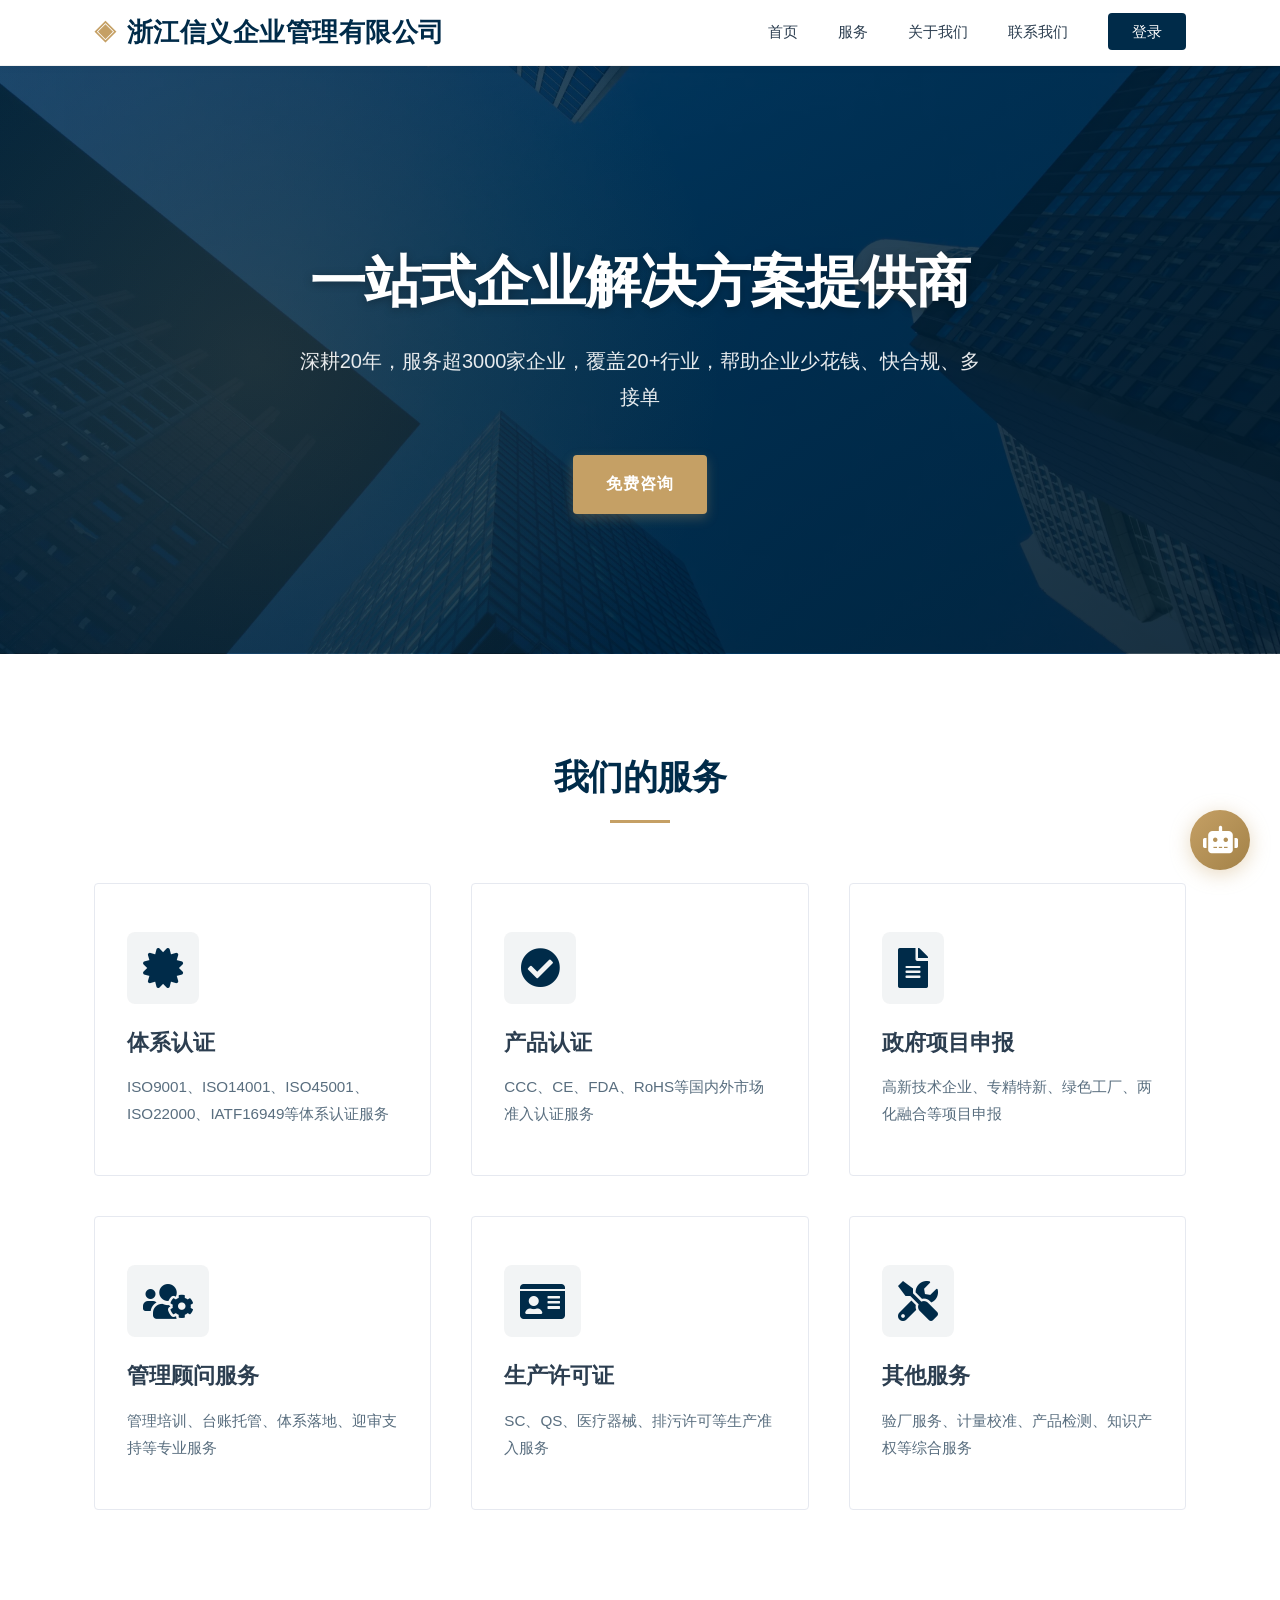
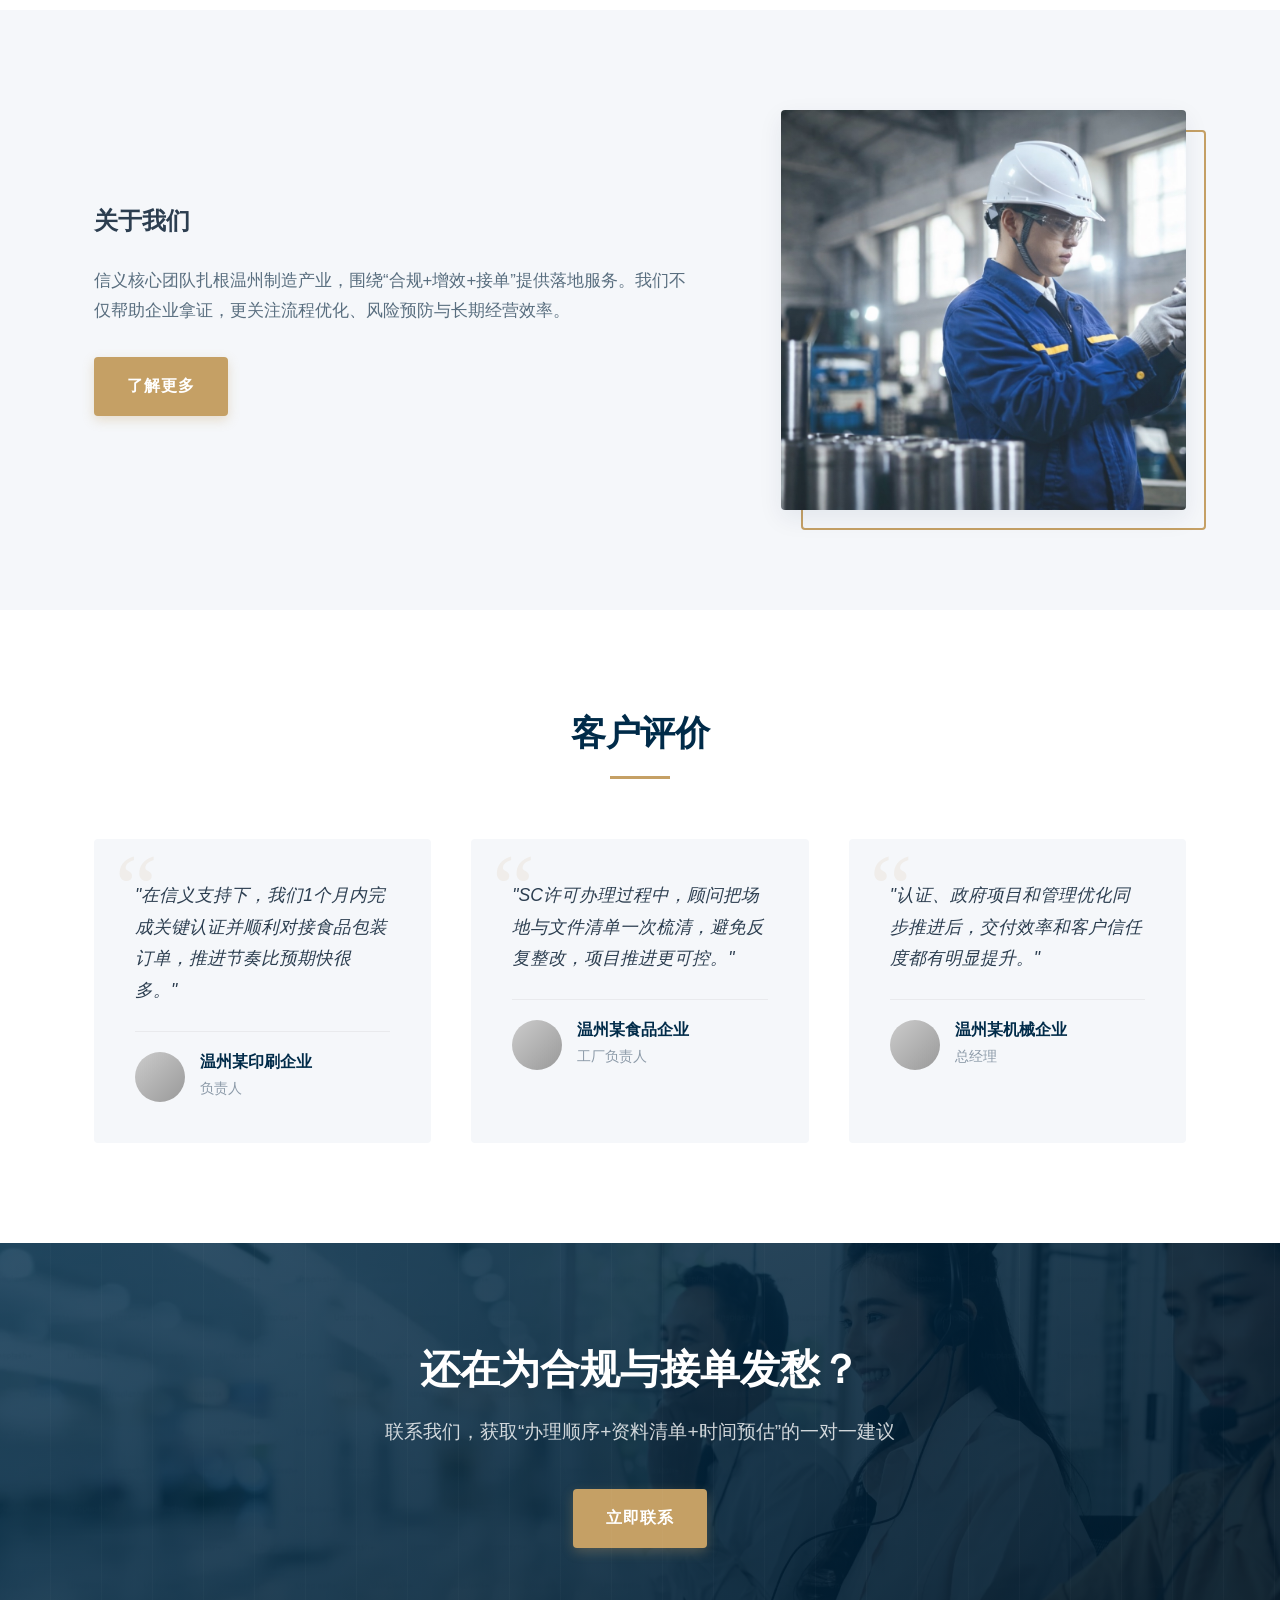
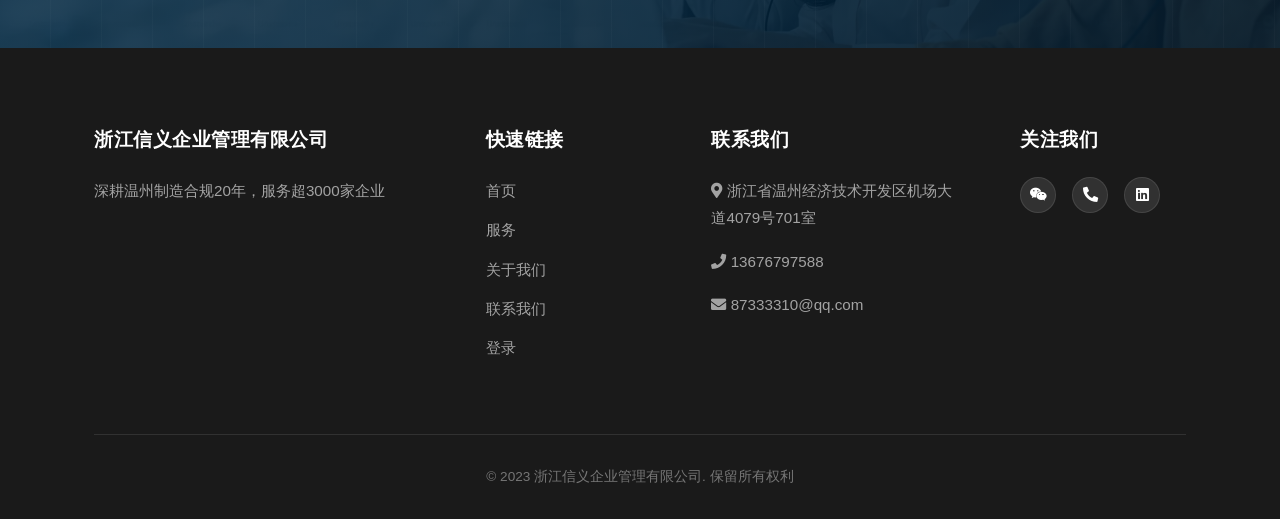
<file: public/index.html>
<!DOCTYPE html>
<html lang="zh-CN">
<head>
    <meta charset="UTF-8">
    <meta name="viewport" content="width=device-width, initial-scale=1.0">
    <title>浙江信义企业管理有限公司 - 一站式企业解决方案提供商</title>
    <meta name="description" content="浙江信义企业管理有限公司深耕制造合规20年，服务超3000家企业，提供体系认证、产品认证、政府项目申报、生产许可与管理顾问等一站式服务。">
    <meta name="keywords" content="温州制造合规, 体系认证, 产品认证, 政府项目申报, 生产许可证, 浙江信义, 企业管理">
    <meta name="robots" content="index,follow,max-image-preview:large,max-snippet:-1,max-video-preview:-1">
    <link rel="canonical" href="https://www.xinyi-iso.com/">
    <link rel="alternate" type="text/plain" href="https://www.xinyi-iso.com/llms.txt" title="LLMs Summary">
    <link rel="alternate" type="text/plain" href="https://www.xinyi-iso.com/llms-full.txt" title="LLMs Full Context">
    <meta property="og:type" content="website">
    <meta property="og:site_name" content="浙江信义企业管理有限公司">
    <meta property="og:title" content="浙江信义企业管理有限公司 - 一站式企业解决方案提供商">
    <meta property="og:description" content="深耕制造合规20年，服务超3000家企业，覆盖体系认证、生产许可、项目申报与管理顾问。">
    <meta property="og:url" content="https://www.xinyi-iso.com/">
    <meta property="og:locale" content="zh_CN">
    <meta name="twitter:card" content="summary">
    <meta name="twitter:title" content="浙江信义企业管理有限公司 - 一站式企业解决方案提供商">
    <meta name="twitter:description" content="深耕制造合规20年，服务超3000家企业。">
    <link rel="stylesheet" href="css/style.css?v=2.2">
    <link rel="stylesheet" href="css/responsive.css?v=2.1">
    <link rel="stylesheet" href="https://cdn.staticfile.org/font-awesome/5.15.3/css/all.min.css">
    
    <!-- JSON-LD Schema for AI Search Visibility -->
    <script type="application/ld+json">
    {
      "@context": "https://schema.org",
      "@type": "ProfessionalService",
      "name": "浙江信义企业管理有限公司",
      "description": "深耕制造合规20年，提供体系认证、产品认证、生产许可与政府项目申报等服务。",
      "address": {
        "@type": "PostalAddress",
        "streetAddress": "经济技术开发区机场大道4079号701室",
        "addressLocality": "温州市",
        "addressRegion": "浙江省",
        "postalCode": "325000",
        "addressCountry": "CN"
      },
      "geo": {
        "@type": "GeoCoordinates",
        "latitude": 27.9949,
        "longitude": 120.6994
      },
      "url": "https://www.xinyi-iso.com",
      "telephone": "+86 13676797588",
      "email": "87333310@qq.com",
      "areaServed": "CN-ZJ",
      "openingHoursSpecification": [
        {
          "@type": "OpeningHoursSpecification",
          "dayOfWeek": [
            "Monday",
            "Tuesday",
            "Wednesday",
            "Thursday",
            "Friday"
          ],
          "opens": "08:30",
          "closes": "17:30"
        },
        {
          "@type": "OpeningHoursSpecification",
          "dayOfWeek": "Saturday",
          "opens": "09:00",
          "closes": "12:00"
        }
      ],
      "knowsAbout": [
        "体系认证",
        "产品认证",
        "政府项目申报",
        "生产许可证",
        "制造业合规咨询"
      ],
      "hasOfferCatalog": {
        "@type": "OfferCatalog",
        "name": "制造合规服务",
        "itemListElement": [
          { "@type": "Offer", "itemOffered": { "@type": "Service", "name": "体系认证服务" } },
          { "@type": "Offer", "itemOffered": { "@type": "Service", "name": "产品认证服务" } },
          { "@type": "Offer", "itemOffered": { "@type": "Service", "name": "政府项目申报服务" } },
          { "@type": "Offer", "itemOffered": { "@type": "Service", "name": "生产许可办理服务" } }
        ]
      }
    }
    </script>
    <script type="application/ld+json">
    {
      "@context": "https://schema.org",
      "@type": "WebSite",
      "name": "浙江信义企业管理有限公司",
      "url": "https://www.xinyi-iso.com/",
      "inLanguage": "zh-CN"
    }
    </script>
</head>
<body>
    <header>
        <div class="container">
            <div class="logo">
                <h1>浙江信义企业管理有限公司</h1>
            </div>
            <nav>
                <ul>
                    <li><a href="index.html">首页</a></li>
                    <li><a href="services.html">服务</a></li>
                    <li><a href="about.html">关于我们</a></li>
                    <li><a href="contact.html">联系我们</a></li>
                    <li><a href="login.html" class="btn-login">登录</a></li>
                </ul>
            </nav>
            <div class="menu-toggle">
                <i class="fas fa-bars"></i>
            </div>
        </div>
    </header>

    <section class="hero animate-on-scroll">
        <div class="container">
            <div class="hero-content">
                <h2>一站式企业解决方案提供商</h2>
                <p>深耕20年，服务超3000家企业，覆盖20+行业，帮助企业少花钱、快合规、多接单</p>
                <a href="#" class="btn js-open-ai-consult">免费咨询</a>
            </div>
        </div>
    </section>

    <section class="services animate-on-scroll">
        <div class="container">
            <h2 class="section-title">我们的服务</h2>
            <div class="services-grid">
                <div class="service-card animate-on-scroll">
                    <a href="services.html#system-certification">
                        <i class="fas fa-certificate"></i>
                        <h3>体系认证</h3>
                        <p>ISO9001、ISO14001、ISO45001、ISO22000、IATF16949等体系认证服务</p>
                    </a>
                </div>
                <div class="service-card animate-on-scroll">
                    <a href="services.html#product-certification">
                        <i class="fas fa-check-circle"></i>
                        <h3>产品认证</h3>
                        <p>CCC、CE、FDA、RoHS等国内外市场准入认证服务</p>
                    </a>
                </div>
                <div class="service-card animate-on-scroll">
                    <a href="services.html#government-projects">
                        <i class="fas fa-file-alt"></i>
                        <h3>政府项目申报</h3>
                        <p>高新技术企业、专精特新、绿色工厂、两化融合等项目申报</p>
                    </a>
                </div>
                <div class="service-card animate-on-scroll">
                    <a href="services.html#management-consulting">
                        <i class="fas fa-users-cog"></i>
                        <h3>管理顾问服务</h3>
                        <p>管理培训、台账托管、体系落地、迎审支持等专业服务</p>
                    </a>
                </div>
                <div class="service-card animate-on-scroll">
                    <a href="services.html#production-license">
                        <i class="fas fa-id-card"></i>
                        <h3>生产许可证</h3>
                        <p>SC、QS、医疗器械、排污许可等生产准入服务</p>
                    </a>
                </div>
                <div class="service-card animate-on-scroll">
                    <a href="services.html#other-services">
                        <i class="fas fa-tools"></i>
                        <h3>其他服务</h3>
                        <p>验厂服务、计量校准、产品检测、知识产权等综合服务</p>
                    </a>
                </div>
            </div>
        </div>
    </section>

    <section class="about-preview animate-on-scroll">
        <div class="container">
            <div class="about-content">
                <h2>关于我们</h2>
                <p>信义核心团队扎根温州制造产业，围绕“合规+增效+接单”提供落地服务。我们不仅帮助企业拿证，更关注流程优化、风险预防与长期经营效率。</p>
                <a href="about.html" class="btn">了解更多</a>
            </div>
            <div class="about-image-placeholder"></div>
        </div>
    </section>

    <section class="testimonials animate-on-scroll">
        <div class="container">
            <h2 class="section-title">客户评价</h2>
            <div class="testimonial-slider">
                <div class="testimonial animate-on-scroll">
                    <p>"在信义支持下，我们1个月内完成关键认证并顺利对接食品包装订单，推进节奏比预期快很多。"</p>
                    <div class="client">
                        <div class="client-avatar"></div>
                        <div class="client-info">
                            <h4>温州某印刷企业</h4>
                            <p>负责人</p>
                        </div>
                    </div>
                </div>
                <div class="testimonial animate-on-scroll">
                    <p>"SC许可办理过程中，顾问把场地与文件清单一次梳清，避免反复整改，项目推进更可控。"</p>
                    <div class="client">
                        <div class="client-avatar"></div>
                        <div class="client-info">
                            <h4>温州某食品企业</h4>
                            <p>工厂负责人</p>
                        </div>
                    </div>
                </div>
                <div class="testimonial animate-on-scroll">
                    <p>"认证、政府项目和管理优化同步推进后，交付效率和客户信任度都有明显提升。"</p>
                    <div class="client">
                        <div class="client-avatar"></div>
                        <div class="client-info">
                            <h4>温州某机械企业</h4>
                            <p>总经理</p>
                        </div>
                    </div>
                </div>
            </div>
        </div>
    </section>

    <section class="cta animate-on-scroll">
        <div class="container">
            <h2>还在为合规与接单发愁？</h2>
            <p>联系我们，获取“办理顺序+资料清单+时间预估”的一对一建议</p>
            <a href="contact.html" class="btn">立即联系</a>
        </div>
    </section>

    <footer>
        <div class="container">
            <div class="footer-content">
                <div class="footer-section">
                    <h3>浙江信义企业管理有限公司</h3>
                    <p>深耕温州制造合规20年，服务超3000家企业</p>
                </div>
                <div class="footer-section">
                    <h3>快速链接</h3>
                    <ul>
                        <li><a href="index.html">首页</a></li>
                        <li><a href="services.html">服务</a></li>
                        <li><a href="about.html">关于我们</a></li>
                        <li><a href="contact.html">联系我们</a></li>
                        <li><a href="login.html">登录</a></li>
                    </ul>
                </div>
                <div class="footer-section">
                    <h3>联系我们</h3>
                    <p><i class="fas fa-map-marker-alt"></i> 浙江省温州经济技术开发区机场大道4079号701室</p>
                    <p><i class="fas fa-phone"></i> 13676797588</p>
                    <p><i class="fas fa-envelope"></i> 87333310@qq.com</p>
                </div>
                <div class="footer-section">
                    <h3>关注我们</h3>
                    <div class="social-icons">
                        <a href="#"><i class="fab fa-weixin"></i></a>
                        <a href="tel:13676797588" title="拨打电话"><i class="fas fa-phone-alt"></i></a>
                        <a href="#"><i class="fab fa-linkedin"></i></a>
                    </div>
                </div>
            </div>
            <div class="copyright">
                <p>&copy; 2023 浙江信义企业管理有限公司. 保留所有权利</p>
            </div>
        </div>
    </footer>

    <!-- AI Chat Widget -->
    <div class="ai-widget-toggle" id="aiWidgetToggle" title="智能咨询">
        <i class="fas fa-robot"></i>
    </div>

    <div class="ai-chat-window" id="aiChatWindow">
        <div class="chat-header">
            <div class="header-info">
                <div class="ai-avatar">
                    <i class="fas fa-robot"></i>
                </div>
                <div class="header-text">
                    <h3>信义智能助手</h3>
                    <span class="status-dot"></span>
                    <span class="status-text">在线</span>
                </div>
            </div>
            <button class="close-chat" id="closeChat">
                <i class="fas fa-times"></i>
            </button>
        </div>
        <div class="chat-messages" id="chatMessages">
            <div class="message ai">
                您好！我是信义智能助手。<br>
                可为您快速梳理办理顺序、资料清单、周期预估，并协助预约顾问回电。
            </div>
        </div>
        <div class="chat-input-area">
            <input type="text" id="chatInput" placeholder="请输入您的问题..." autocomplete="off">
            <button class="send-btn" id="sendBtn">
                <i class="fas fa-paper-plane"></i>
            </button>
        </div>
    </div>

    <script src="js/script.js?v=20260311-update"></script>
</body>
</html>
</file>
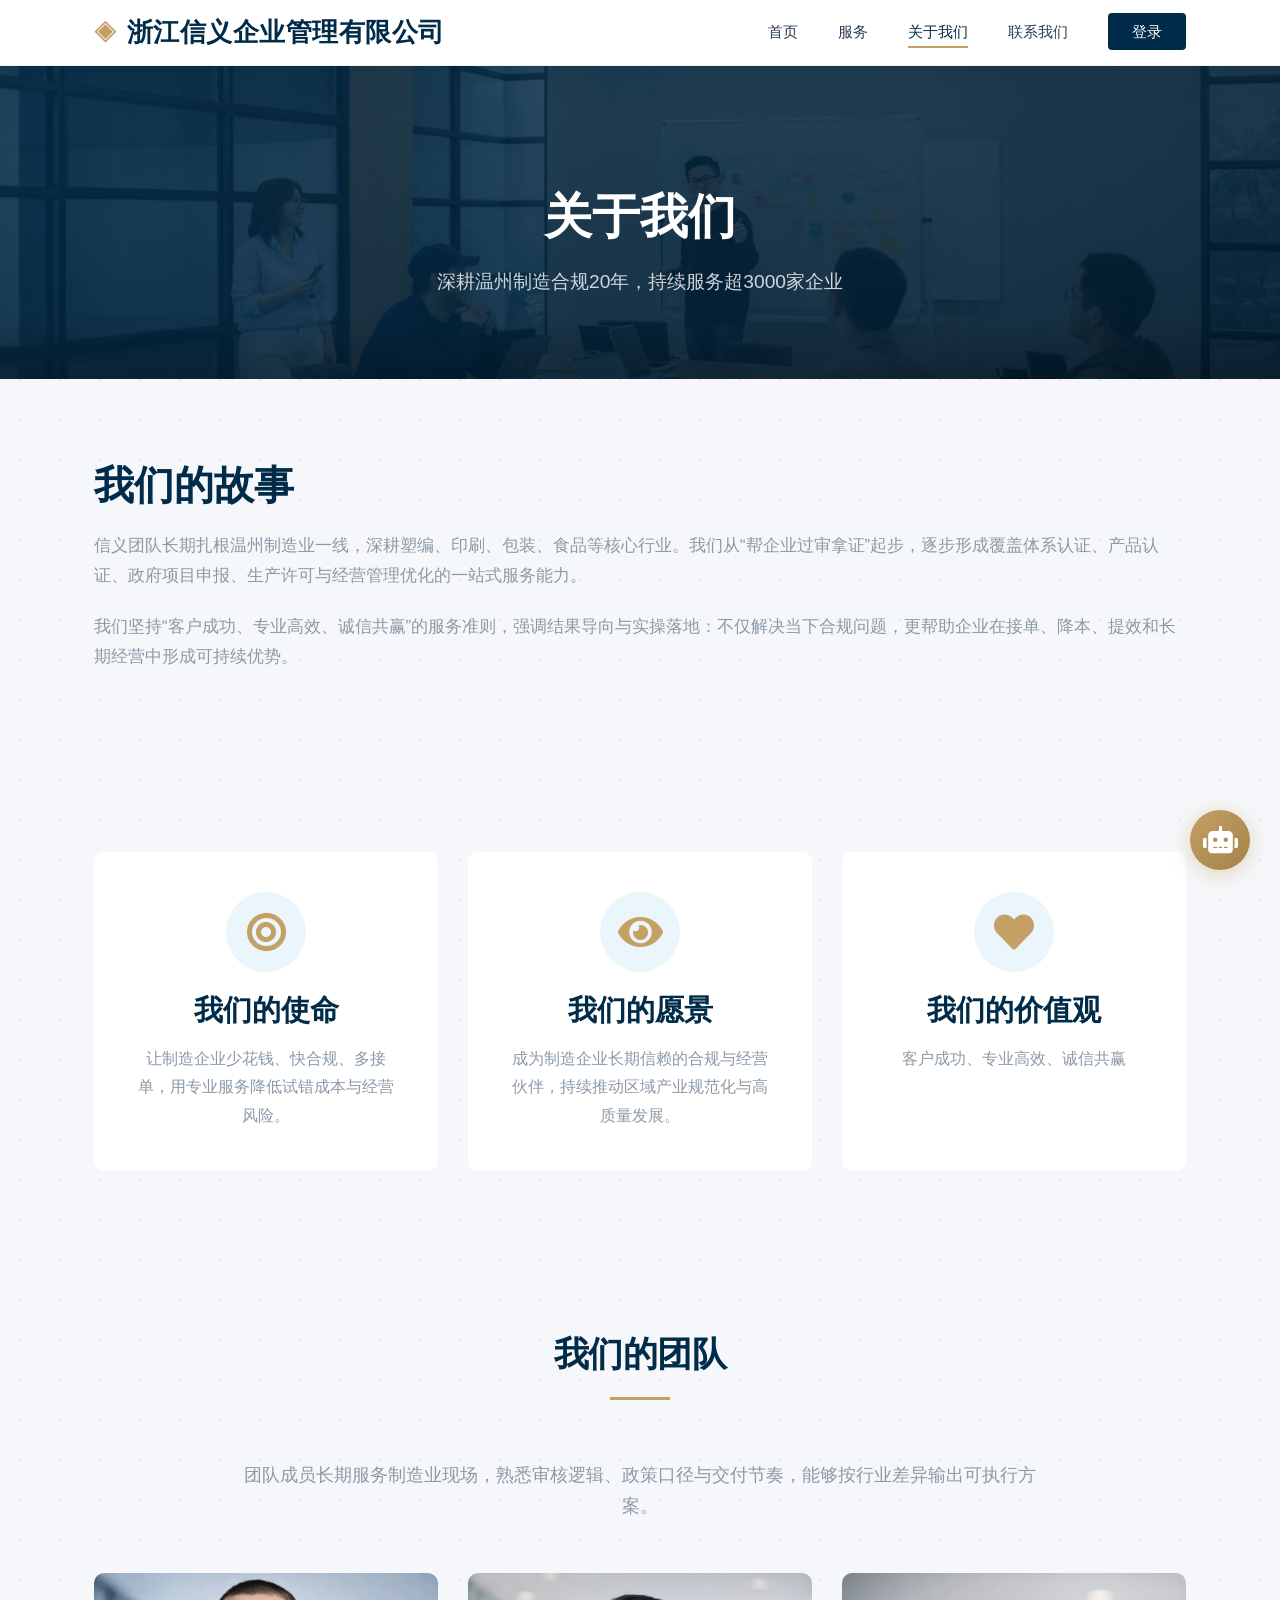
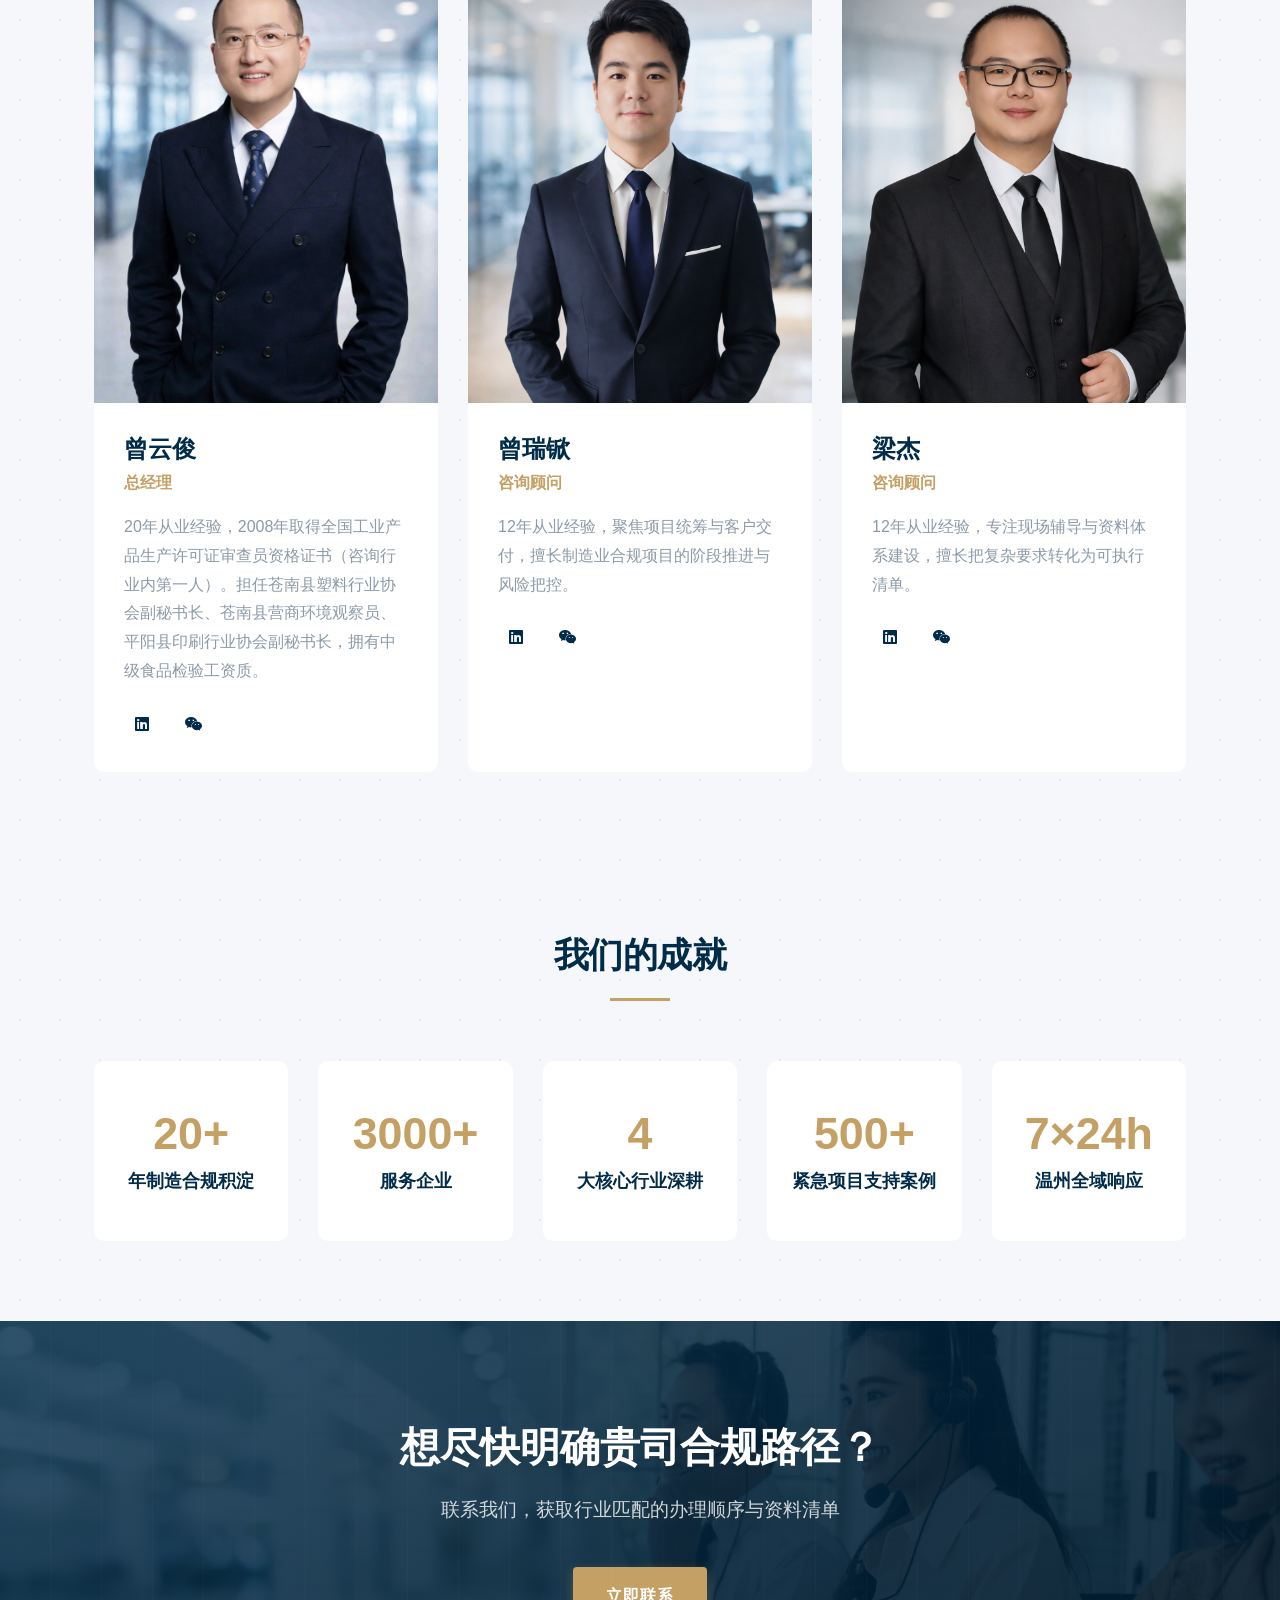
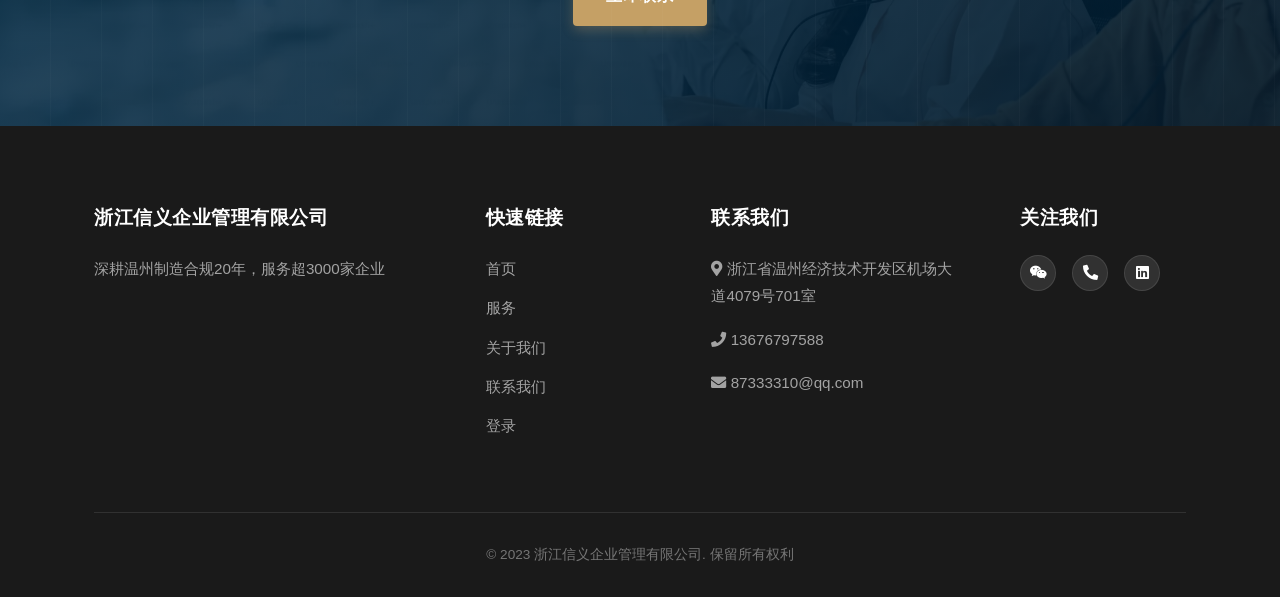
<file: public/about.html>
<!DOCTYPE html>
<html lang="zh-CN">
<head>
    <meta charset="UTF-8">
    <meta name="viewport" content="width=device-width, initial-scale=1.0">
    <title>关于我们 - 浙江信义企业管理有限公司</title>
    <meta name="description" content="浙江信义企业管理有限公司深耕温州制造合规20年，累计服务企业超3000家，核心团队具备丰富一线项目经验。">
    <meta name="keywords" content="浙江信义, 关于我们, 制造合规, 温州认证咨询, 顾问团队">
    <meta name="robots" content="index,follow,max-image-preview:large,max-snippet:-1,max-video-preview:-1">
    <link rel="canonical" href="https://www.xinyi-iso.com/about.html">
    <meta property="og:type" content="article">
    <meta property="og:site_name" content="浙江信义企业管理有限公司">
    <meta property="og:title" content="关于我们 - 浙江信义企业管理有限公司">
    <meta property="og:description" content="深耕温州制造合规20年，持续服务超3000家企业。">
    <meta property="og:url" content="https://www.xinyi-iso.com/about.html">
    <meta property="og:locale" content="zh_CN">
    <meta name="twitter:card" content="summary">
    <meta name="twitter:title" content="关于我们 - 浙江信义企业管理有限公司">
    <meta name="twitter:description" content="制造合规咨询团队与服务经验介绍。">
    <link rel="stylesheet" href="css/style.css?v=2.2">
    <link rel="stylesheet" href="css/about.css?v=20260311-update">
    <link rel="stylesheet" href="css/responsive.css?v=2.1">
    <link rel="stylesheet" href="https://cdn.staticfile.org/font-awesome/5.15.3/css/all.min.css">
    <script type="application/ld+json">
    {
      "@context": "https://schema.org",
      "@type": "AboutPage",
      "name": "关于我们 - 浙江信义企业管理有限公司",
      "url": "https://www.xinyi-iso.com/about.html",
      "inLanguage": "zh-CN",
      "mainEntity": {
        "@type": "Organization",
        "name": "浙江信义企业管理有限公司",
        "description": "深耕制造合规20年，服务超3000家企业。",
        "employee": [
          { "@type": "Person", "name": "曾云俊", "jobTitle": "总经理" },
          { "@type": "Person", "name": "曾瑞锨", "jobTitle": "咨询顾问" },
          { "@type": "Person", "name": "梁杰", "jobTitle": "咨询顾问" }
        ]
      }
    }
    </script>
</head>
<body>
    <header>
        <div class="container">
            <div class="logo">
                <h1>浙江信义企业管理有限公司</h1>
            </div>
            <nav>
                <ul>
                    <li><a href="index.html">首页</a></li>
                    <li><a href="services.html">服务</a></li>
                    <li><a href="about.html" class="active">关于我们</a></li>
                    <li><a href="contact.html">联系我们</a></li>
                    <li><a href="login.html" class="btn-login">登录</a></li>
                </ul>
            </nav>
            <div class="menu-toggle">
                <i class="fas fa-bars"></i>
            </div>
        </div>
    </header>

    <section class="page-header">
        <div class="container">
            <h1>关于我们</h1>
            <p>深耕温州制造合规20年，持续服务超3000家企业</p>
        </div>
    </section>

    <section class="about-story">
        <div class="container">
            <div class="about-content">
                <h2>我们的故事</h2>
                <p>信义团队长期扎根温州制造业一线，深耕塑编、印刷、包装、食品等核心行业。我们从“帮企业过审拿证”起步，逐步形成覆盖体系认证、产品认证、政府项目申报、生产许可与经营管理优化的一站式服务能力。</p>
                <p>我们坚持“客户成功、专业高效、诚信共赢”的服务准则，强调结果导向与实操落地：不仅解决当下合规问题，更帮助企业在接单、降本、提效和长期经营中形成可持续优势。</p>
            </div>

        </div>
    </section>

    <section class="mission-vision">
        <div class="container">
            <div class="mission">
                <div class="icon"><i class="fas fa-bullseye"></i></div>
                <h3>我们的使命</h3>
                <p>让制造企业少花钱、快合规、多接单，用专业服务降低试错成本与经营风险。</p>
            </div>
            <div class="vision">
                <div class="icon"><i class="fas fa-eye"></i></div>
                <h3>我们的愿景</h3>
                <p>成为制造企业长期信赖的合规与经营伙伴，持续推动区域产业规范化与高质量发展。</p>
            </div>
            <div class="values">
                <div class="icon"><i class="fas fa-heart"></i></div>
                <h3>我们的价值观</h3>
                <p>客户成功、专业高效、诚信共赢</p>
            </div>
        </div>
    </section>

    <section class="team">
        <div class="container">
            <h2 class="section-title">我们的团队</h2>
            <p class="section-desc">团队成员长期服务制造业现场，熟悉审核逻辑、政策口径与交付节奏，能够按行业差异输出可执行方案。</p>
            
	            <div class="team-members">
	                <div class="team-member">
                    <div class="member-image">
                        <img src="img/portraits/zengyunjun_real.png" alt="曾云俊" loading="lazy" decoding="async">
                    </div>
                    <div class="member-info">
                        <h3>曾云俊</h3>
                        <p class="position">总经理</p>
                        <p class="bio">20年从业经验，2008年取得全国工业产品生产许可证审查员资格证书（咨询行业内第一人）。担任苍南县塑料行业协会副秘书长、苍南县营商环境观察员、平阳县印刷行业协会副秘书长，拥有中级食品检验工资质。</p>
                        <div class="social-icons">
                            <a href="#"><i class="fab fa-linkedin"></i></a>
                            <a href="#"><i class="fab fa-weixin"></i></a>
                        </div>
                    </div>
	                </div>
	
	                <div class="team-member">
                    <div class="member-image">
                        <img src="img/portraits/zengruixian_real.png" alt="曾瑞锨" loading="lazy" decoding="async">
                    </div>
                    <div class="member-info">
                        <h3>曾瑞锨</h3>
                        <p class="position">咨询顾问</p>
	                        <p class="bio">12年从业经验，聚焦项目统筹与客户交付，擅长制造业合规项目的阶段推进与风险把控。</p>
	                        <div class="social-icons">
	                            <a href="#"><i class="fab fa-linkedin"></i></a>
                            <a href="#"><i class="fab fa-weixin"></i></a>
                        </div>
	                    </div>
	                </div>
	
	                <div class="team-member">
                    <div class="member-image">
                        <img src="img/portraits/liangjie_real.png" alt="梁杰" loading="lazy" decoding="async">
                    </div>
                    <div class="member-info">
                        <h3>梁杰</h3>
	                        <p class="position">咨询顾问</p>
	                        <p class="bio">12年从业经验，专注现场辅导与资料体系建设，擅长把复杂要求转化为可执行清单。</p>
                        <div class="social-icons">
                            <a href="#"><i class="fab fa-linkedin"></i></a>
                            <a href="#"><i class="fab fa-weixin"></i></a>
                        </div>
                    </div>
                </div>


            </div>
        </div>
    </section>

    <section class="achievements">
        <div class="container">
            <h2 class="section-title">我们的成就</h2>
            <div class="achievement-stats">
                <div class="stat">
                    <div class="stat-number">20+</div>
                    <div class="stat-desc">年制造合规积淀</div>
                </div>
                <div class="stat">
                    <div class="stat-number">3000+</div>
                    <div class="stat-desc">服务企业</div>
                </div>
                <div class="stat">
                    <div class="stat-number">4</div>
                    <div class="stat-desc">大核心行业深耕</div>
                </div>
                <div class="stat">
                    <div class="stat-number">500+</div>
                    <div class="stat-desc">紧急项目支持案例</div>
                </div>
                <div class="stat">
                    <div class="stat-number">7×24h</div>
                    <div class="stat-desc">温州全域响应</div>
                </div>
            </div>
        </div>
    </section>



    <section class="cta">
        <div class="container">
            <h2>想尽快明确贵司合规路径？</h2>
            <p>联系我们，获取行业匹配的办理顺序与资料清单</p>
            <a href="contact.html" class="btn">立即联系</a>
        </div>
    </section>

    <footer>
        <div class="container">
            <div class="footer-content">
                <div class="footer-section">
                    <h3>浙江信义企业管理有限公司</h3>
                    <p>深耕温州制造合规20年，服务超3000家企业</p>
                </div>
                <div class="footer-section">
                    <h3>快速链接</h3>
                    <ul>
                        <li><a href="index.html">首页</a></li>
                        <li><a href="services.html">服务</a></li>
                        <li><a href="about.html">关于我们</a></li>
                        <li><a href="contact.html">联系我们</a></li>
                        <li><a href="login.html">登录</a></li>
                    </ul>
                </div>
                <div class="footer-section">
                    <h3>联系我们</h3>
                    <p><i class="fas fa-map-marker-alt"></i> 浙江省温州经济技术开发区机场大道4079号701室</p>
                    <p><i class="fas fa-phone"></i> 13676797588</p>
                    <p><i class="fas fa-envelope"></i> 87333310@qq.com</p>
                </div>
                <div class="footer-section">
                    <h3>关注我们</h3>
                    <div class="social-icons">
                        <a href="#"><i class="fab fa-weixin"></i></a>
                        <a href="tel:13676797588" title="拨打电话"><i class="fas fa-phone-alt"></i></a>
                        <a href="#"><i class="fab fa-linkedin"></i></a>
                    </div>
                </div>
            </div>
            <div class="copyright">
                <p>&copy; 2023 浙江信义企业管理有限公司. 保留所有权利</p>
            </div>
        </div>
    </footer>

    <script src="js/script.js?v=20260307c"></script>
</body>
</html>
</file>
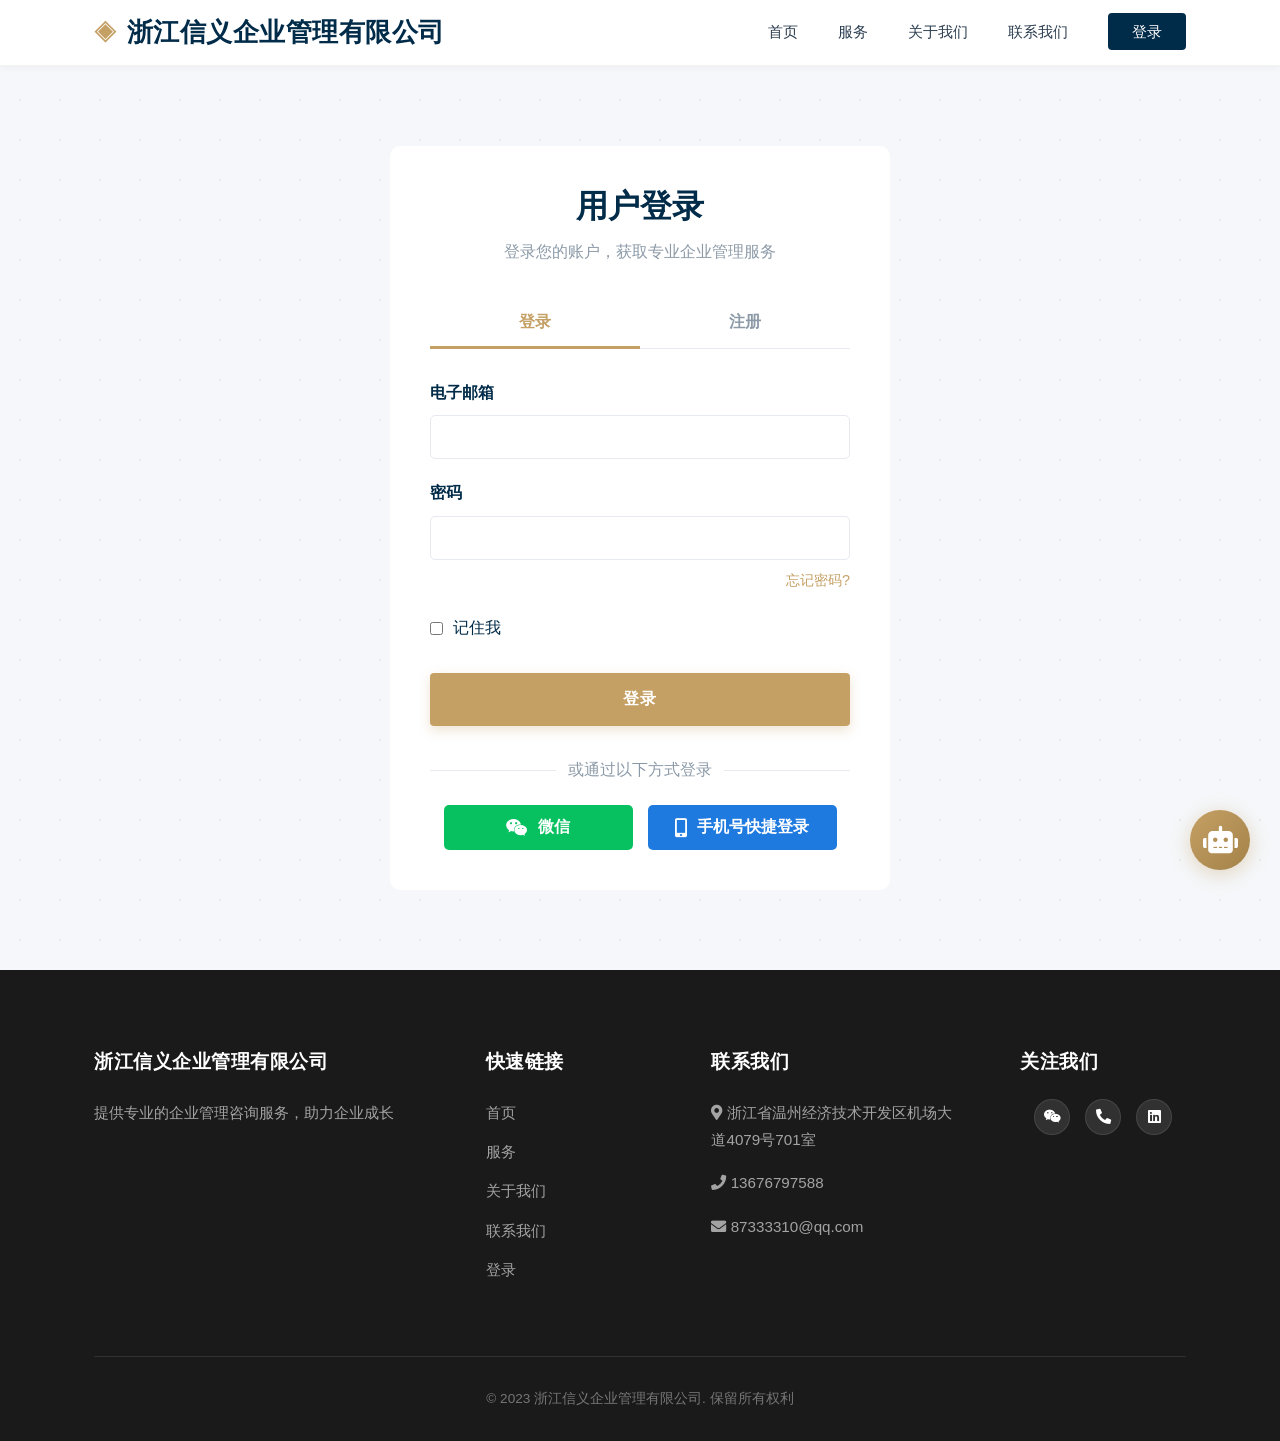
<file: public/login.html>
<!DOCTYPE html>
<html lang="zh-CN">
<head>
    <meta charset="UTF-8">
    <meta name="viewport" content="width=device-width, initial-scale=1.0">
    <title>登录 - 浙江信义企业管理有限公司</title>
    <meta name="robots" content="noindex,nofollow">
    <link rel="canonical" href="https://www.xinyi-iso.com/login.html">
    <link rel="stylesheet" href="css/style.css?v=2.2">
    <link rel="stylesheet" href="css/login.css">
    <link rel="stylesheet" href="css/responsive.css?v=2.1">
    <link rel="stylesheet" href="https://cdn.staticfile.org/font-awesome/5.15.3/css/all.min.css">
</head>
<body>
    <header>
        <div class="container">
            <div class="logo">
                <h1>浙江信义企业管理有限公司</h1>
            </div>
            <nav>
                <ul>
                    <li><a href="index.html">首页</a></li>
                    <li><a href="services.html">服务</a></li>
                    <li><a href="about.html">关于我们</a></li>
                    <li><a href="contact.html">联系我们</a></li>
                    <li><a href="login.html" class="btn-login active">登录</a></li>
                </ul>
            </nav>
            <div class="menu-toggle">
                <i class="fas fa-bars"></i>
            </div>
        </div>
    </header>

    <section class="login-section">
        <div class="container">
            <div class="login-container">
                <div class="login-header">
                    <h2>用户登录</h2>
                    <p>登录您的账户，获取专业企业管理服务</p>
                </div>
                <div class="login-tabs">
                    <button class="tab-btn active" data-tab="login">登录</button>
                    <button class="tab-btn" data-tab="register">注册</button>
                </div>
                <div class="login-form-container">
                    <form id="login-form" class="tab-content active">
                        <div class="form-group">
                            <label for="login-email">电子邮箱</label>
                            <input type="email" id="login-email" name="email" required>
                        </div>
                        <div class="form-group">
                            <label for="login-password">密码</label>
                            <input type="password" id="login-password" name="password" required>
                            <a href="#" class="forgot-password">忘记密码?</a>
                        </div>
                        <div class="form-group remember-me">
                            <input type="checkbox" id="remember" name="remember">
                            <label for="remember">记住我</label>
                        </div>
                        <button type="submit" class="btn btn-login-submit">登录</button>
                        <div class="login-message" id="login-message"></div>
                    </form>

                    <form id="register-form" class="tab-content">
                        <div class="form-group">
                            <label for="register-name">姓名</label>
                            <input type="text" id="register-name" name="name" required>
                        </div>
                        <div class="form-group">
                            <label for="register-email">电子邮箱</label>
                            <input type="email" id="register-email" name="email" required>
                        </div>
                        <div class="form-group">
                            <label for="register-password">密码</label>
                            <input type="password" id="register-password" name="password" required>
                        </div>
                        <div class="form-group">
                            <label for="register-confirm-password">确认密码</label>
                            <input type="password" id="register-confirm-password" name="confirm-password" required>
                        </div>
                        <div class="form-group terms">
                            <input type="checkbox" id="terms" name="terms" required>
                            <label for="terms">我同意<a href="#">服务条款</a>和<a href="#">隐私政策</a></label>
                        </div>
                        <button type="submit" class="btn btn-register-submit">注册</button>
                        <div class="login-message" id="register-message"></div>
                    </form>
                </div>
                <div class="social-login">
                    <p>或通过以下方式登录</p>
                    <div class="social-icons">
                        <button class="social-btn wechat"><i class="fab fa-weixin"></i> 微信</button>
                        <button class="social-btn phone"><i class="fas fa-mobile-alt"></i> 手机号快捷登录</button>
                    </div>
                </div>
            </div>
        </div>
    </section>

    <footer>
        <div class="container">
            <div class="footer-content">
                <div class="footer-section">
                    <h3>浙江信义企业管理有限公司</h3>
                    <p>提供专业的企业管理咨询服务，助力企业成长</p>
                </div>
                <div class="footer-section">
                    <h3>快速链接</h3>
                    <ul>
                        <li><a href="index.html">首页</a></li>
                        <li><a href="services.html">服务</a></li>
                        <li><a href="about.html">关于我们</a></li>
                        <li><a href="contact.html">联系我们</a></li>
                        <li><a href="login.html">登录</a></li>
                    </ul>
                </div>
                <div class="footer-section">
                    <h3>联系我们</h3>
                    <p><i class="fas fa-map-marker-alt"></i> 浙江省温州经济技术开发区机场大道4079号701室</p>
                    <p><i class="fas fa-phone"></i> 13676797588</p>
                    <p><i class="fas fa-envelope"></i> 87333310@qq.com</p>
                </div>
                <div class="footer-section">
                    <h3>关注我们</h3>
                    <div class="social-icons">
                        <a href="#"><i class="fab fa-weixin"></i></a>
                        <a href="tel:13676797588" title="拨打电话"><i class="fas fa-phone-alt"></i></a>
                        <a href="#"><i class="fab fa-linkedin"></i></a>
                    </div>
                </div>
            </div>
            <div class="copyright">
                <p>&copy; 2023 浙江信义企业管理有限公司. 保留所有权利</p>
            </div>
        </div>
    </footer>

    <script src="js/script.js?v=20260307c"></script>
    <script src="js/login.js"></script>
</body>
</html>
</file>
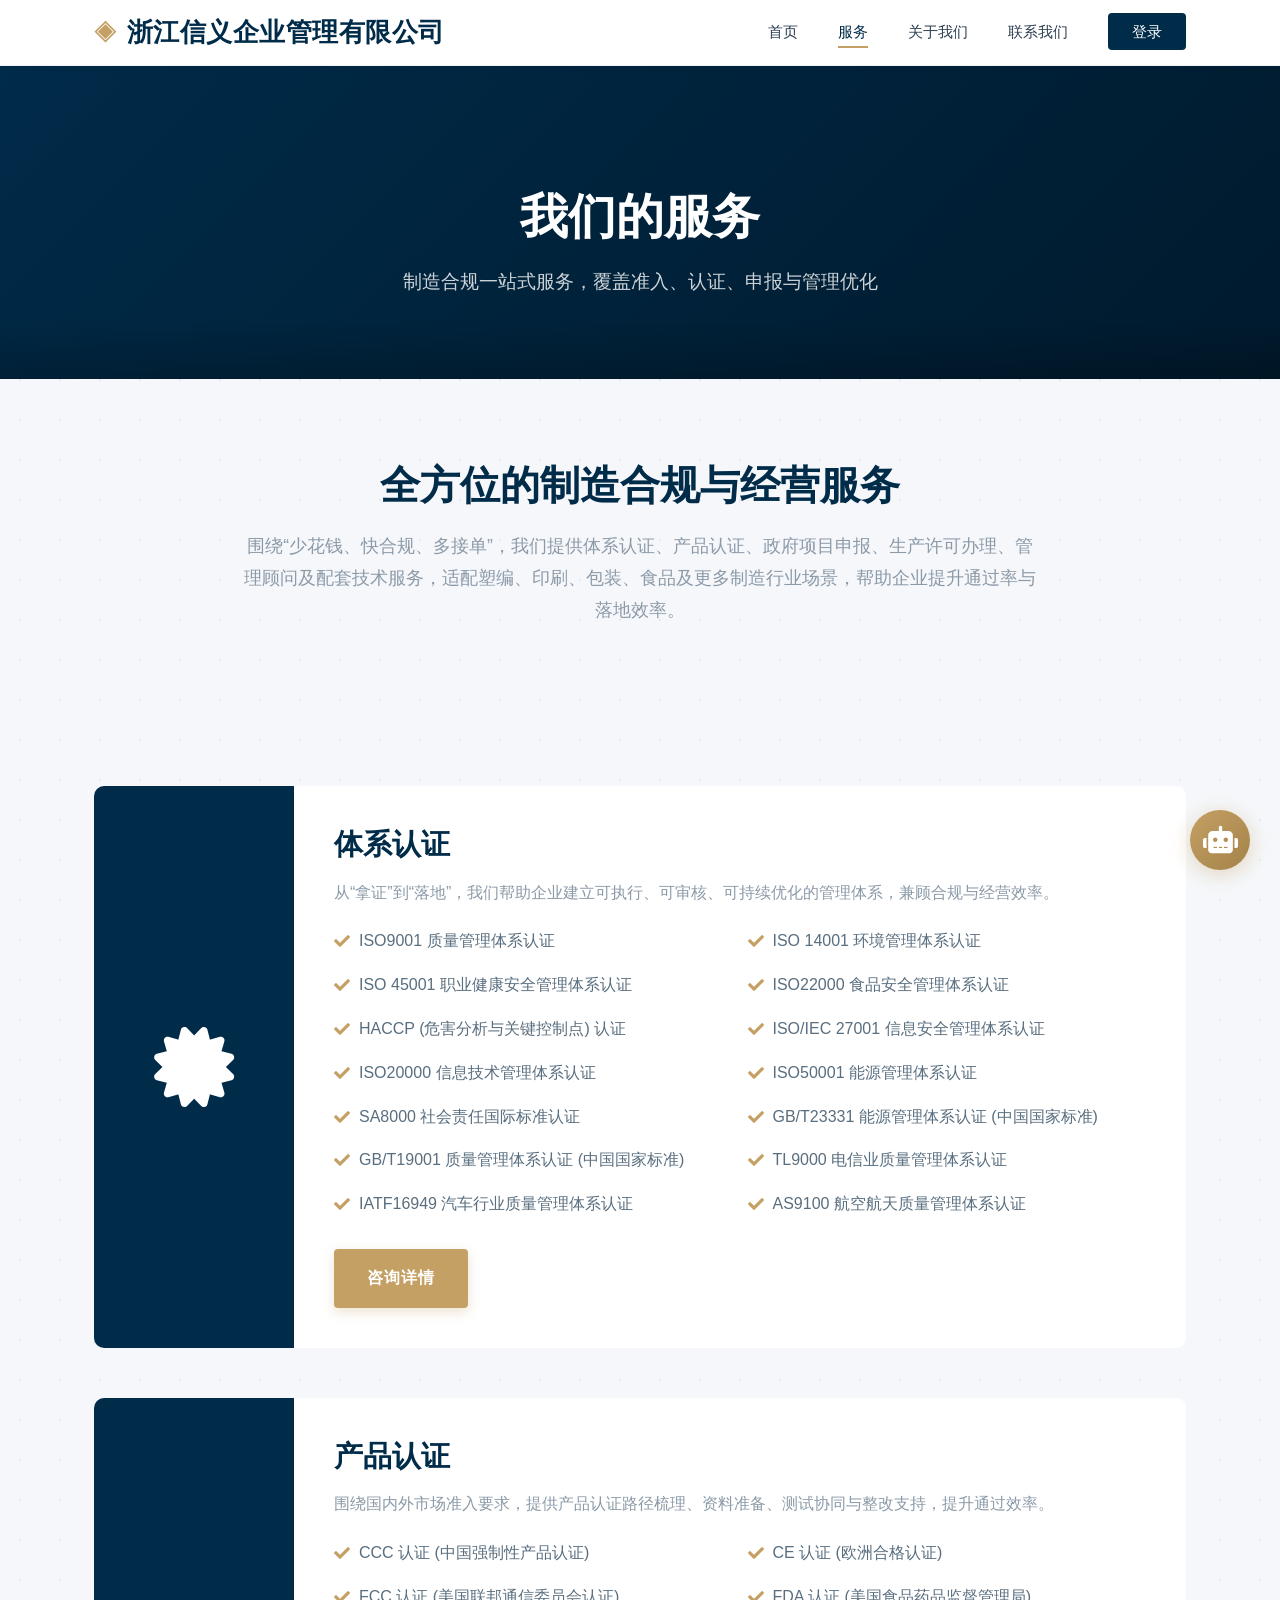
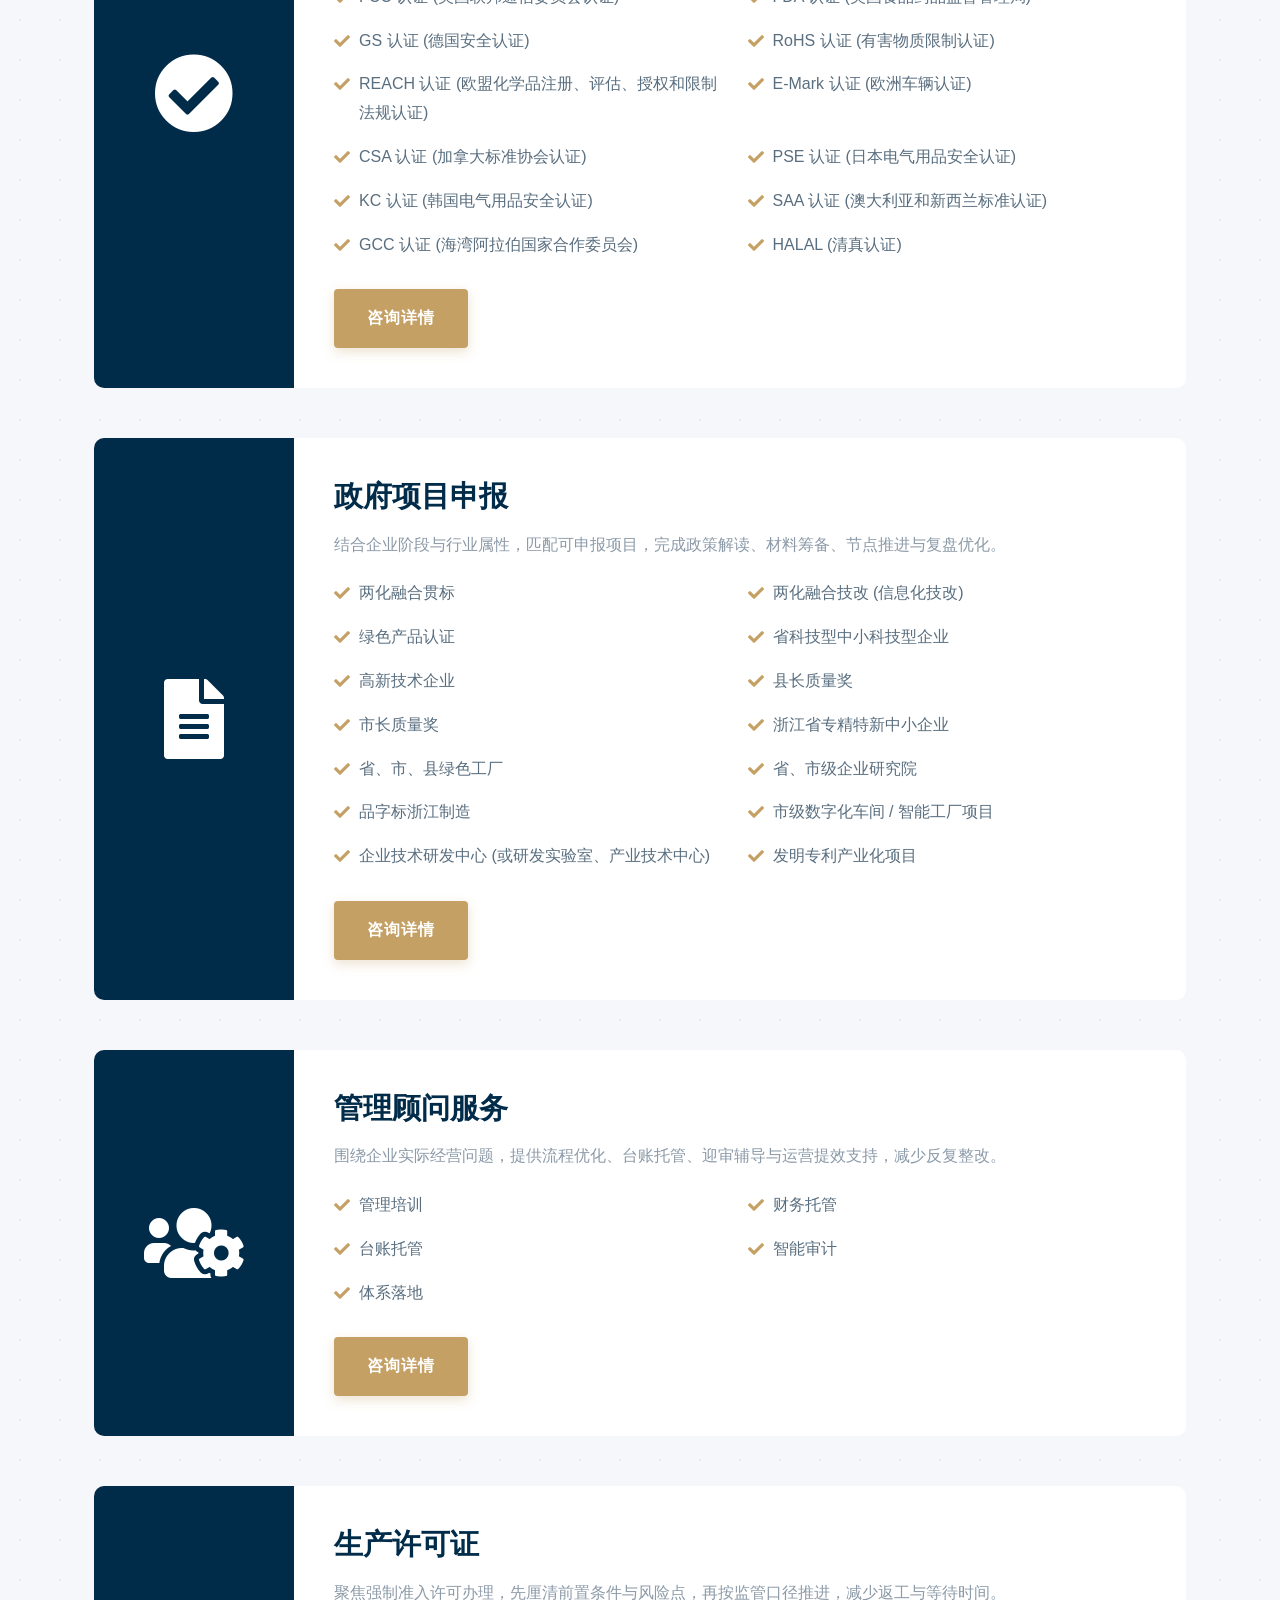
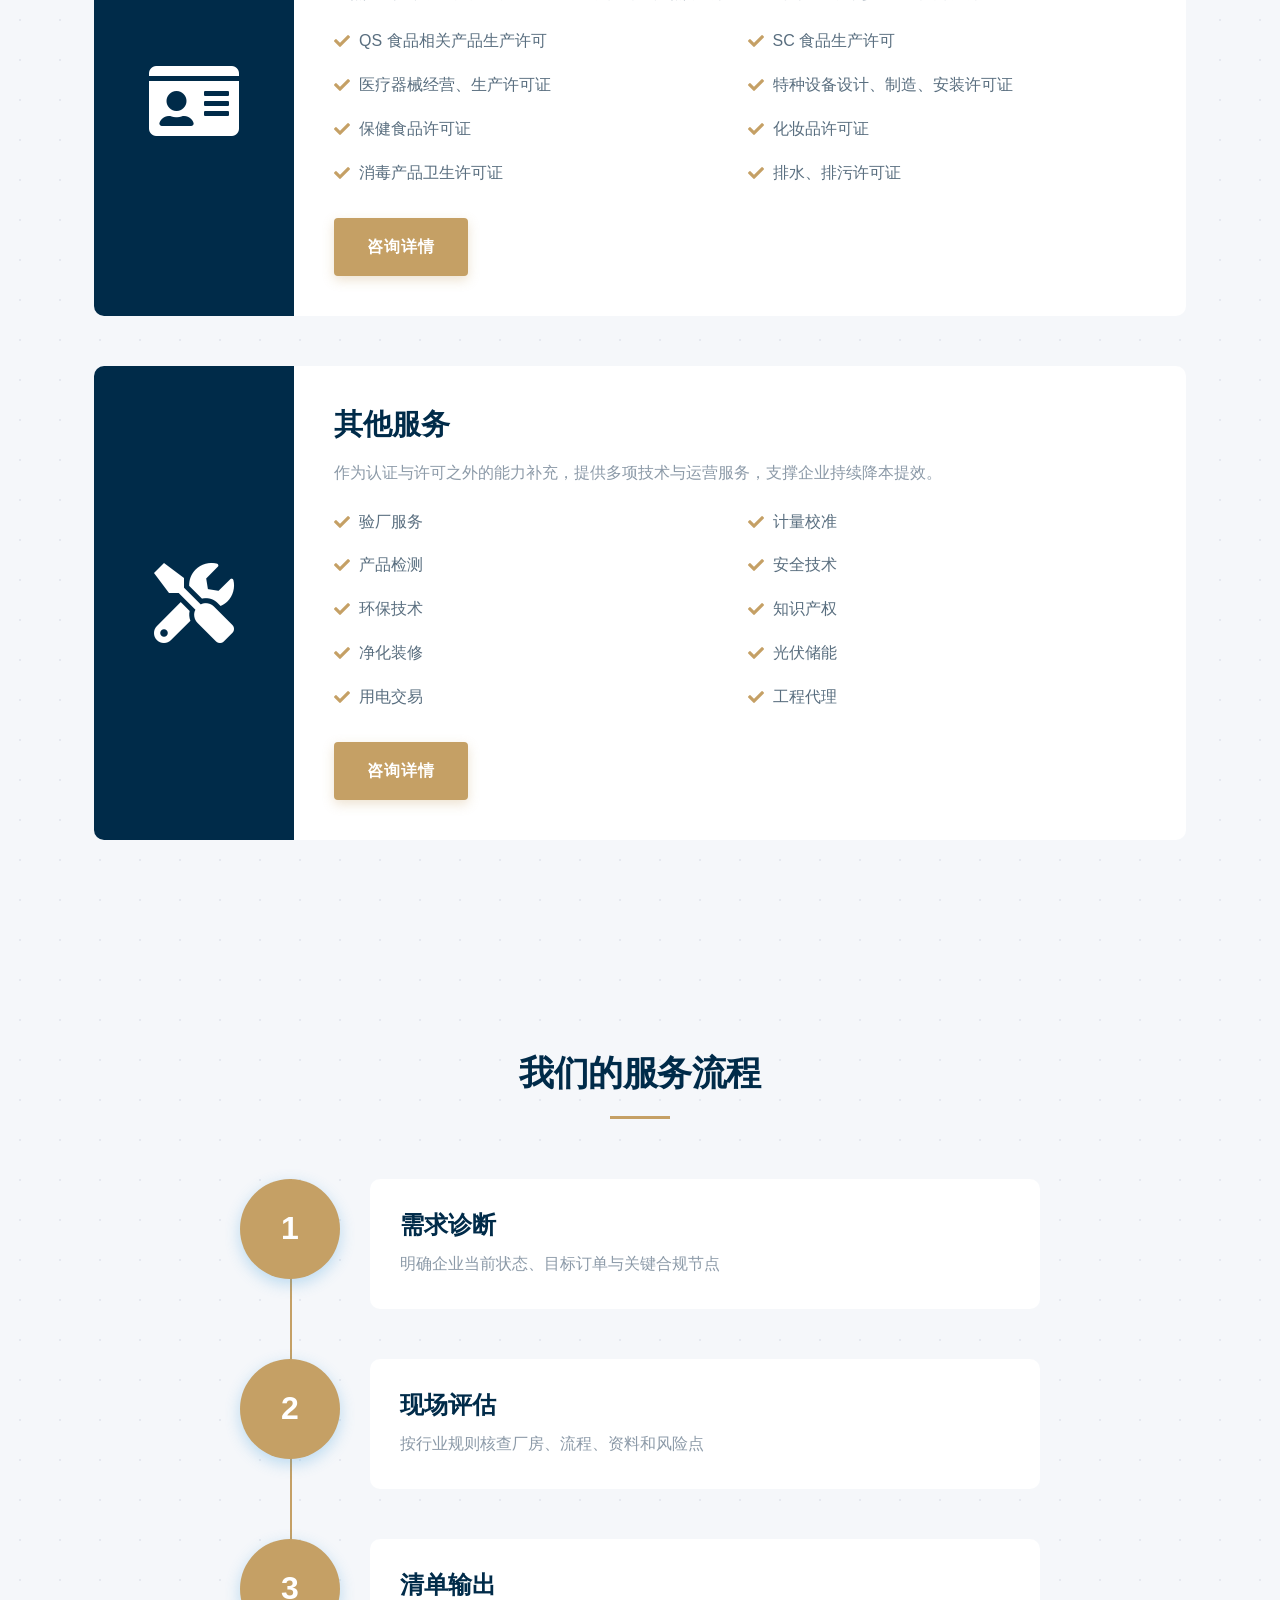
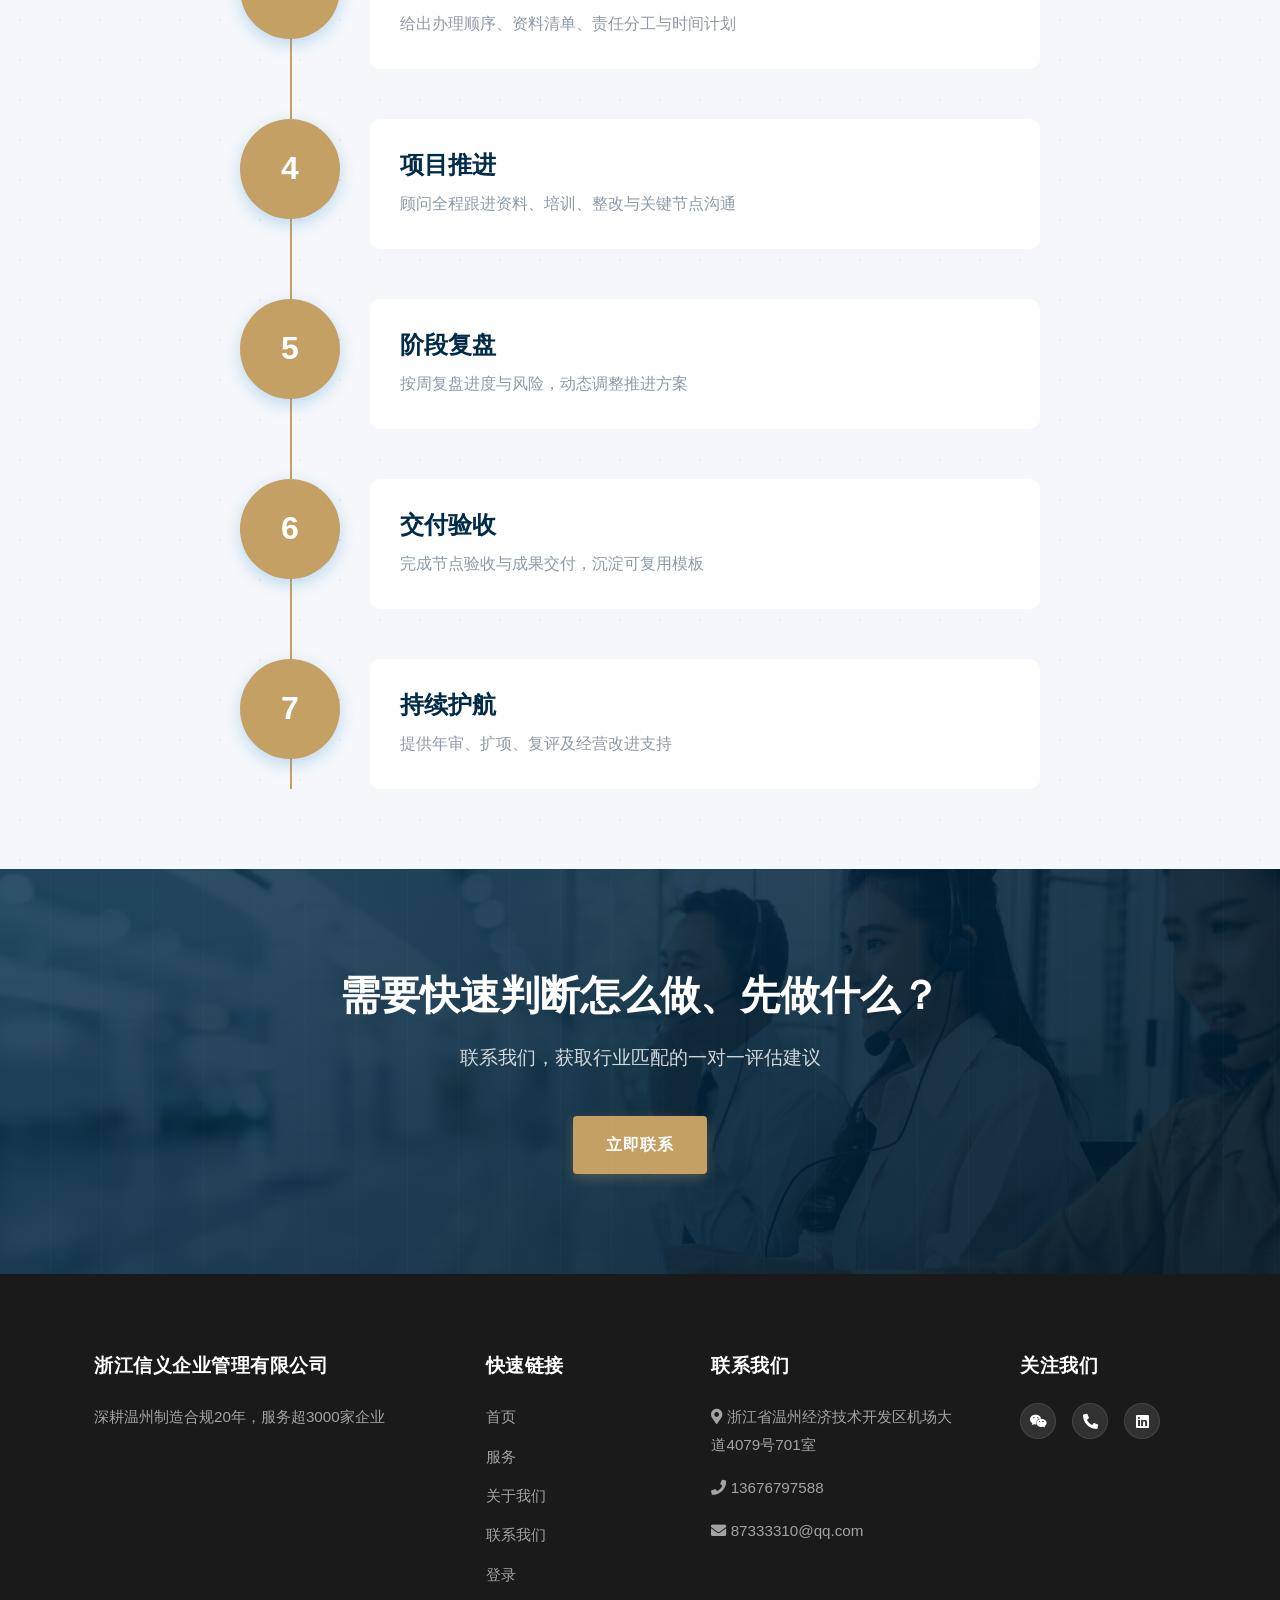
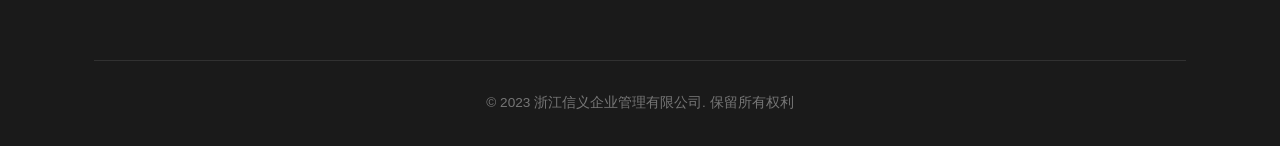
<file: public/services.html>
<!DOCTYPE html>
<html lang="zh-CN">
<head>
    <meta charset="UTF-8">
    <meta name="viewport" content="width=device-width, initial-scale=1.0">
    <title>服务 - 浙江信义企业管理有限公司</title>
    <meta name="description" content="浙江信义企业管理有限公司提供体系认证、产品认证、政府项目申报、生产许可办理与管理顾问服务，覆盖温州制造企业核心合规场景。">
    <meta name="keywords" content="体系认证, 产品认证, SC许可, 政府项目申报, 温州制造合规, 浙江信义">
    <meta name="robots" content="index,follow,max-image-preview:large,max-snippet:-1,max-video-preview:-1">
    <link rel="canonical" href="https://www.xinyi-iso.com/services.html">
    <meta property="og:type" content="article">
    <meta property="og:site_name" content="浙江信义企业管理有限公司">
    <meta property="og:title" content="服务 - 浙江信义企业管理有限公司">
    <meta property="og:description" content="一站式制造合规服务：认证、许可、申报、管理优化。">
    <meta property="og:url" content="https://www.xinyi-iso.com/services.html">
    <meta property="og:locale" content="zh_CN">
    <meta name="twitter:card" content="summary">
    <meta name="twitter:title" content="服务 - 浙江信义企业管理有限公司">
    <meta name="twitter:description" content="认证、许可、申报、顾问服务一站式覆盖。">
    <link rel="stylesheet" href="css/style.css?v=2.2">
    <link rel="stylesheet" href="css/services.css">
    <link rel="stylesheet" href="css/responsive.css?v=2.1">
    <link rel="stylesheet" href="https://cdn.staticfile.org/font-awesome/5.15.3/css/all.min.css">
    <script type="application/ld+json">
    {
      "@context": "https://schema.org",
      "@type": "WebPage",
      "name": "服务 - 浙江信义企业管理有限公司",
      "url": "https://www.xinyi-iso.com/services.html",
      "inLanguage": "zh-CN",
      "about": {
        "@type": "ItemList",
        "itemListElement": [
          { "@type": "ListItem", "position": 1, "name": "体系认证" },
          { "@type": "ListItem", "position": 2, "name": "产品认证" },
          { "@type": "ListItem", "position": 3, "name": "政府项目申报" },
          { "@type": "ListItem", "position": 4, "name": "管理顾问服务" },
          { "@type": "ListItem", "position": 5, "name": "生产许可证办理" }
        ]
      }
    }
    </script>
</head>
<body>
    <header>
        <div class="container">
            <div class="logo">
                <h1>浙江信义企业管理有限公司</h1>
            </div>
            <nav>
                <ul>
                    <li><a href="index.html">首页</a></li>
                    <li><a href="services.html" class="active">服务</a></li>
                    <li><a href="about.html">关于我们</a></li>
                    <li><a href="contact.html">联系我们</a></li>
                    <li><a href="login.html" class="btn-login">登录</a></li>
                </ul>
            </nav>
            <div class="menu-toggle">
                <i class="fas fa-bars"></i>
            </div>
        </div>
    </header>

    <section class="page-header">
        <div class="container">
            <h1>我们的服务</h1>
            <p>制造合规一站式服务，覆盖准入、认证、申报与管理优化</p>
        </div>
    </section>

    <section class="services-intro">
        <div class="container">
            <div class="intro-content">
                <h2>全方位的制造合规与经营服务</h2>
                <p>围绕“少花钱、快合规、多接单”，我们提供体系认证、产品认证、政府项目申报、生产许可办理、管理顾问及配套技术服务，适配塑编、印刷、包装、食品及更多制造行业场景，帮助企业提升通过率与落地效率。</p>
            </div>
        </div>
    </section>

    <section class="services-detailed">
        <div class="container">
            <div class="service-item" id="system-certification">
                <div class="service-icon">
                    <i class="fas fa-certificate"></i>
                </div>
                <div class="service-content">
                    <h3>体系认证</h3>
                    <p>从“拿证”到“落地”，我们帮助企业建立可执行、可审核、可持续优化的管理体系，兼顾合规与经营效率。</p>
                    <ul class="service-features">
                        <li>ISO9001 质量管理体系认证</li>
                        <li>ISO 14001 环境管理体系认证</li>
                        <li>ISO 45001 职业健康安全管理体系认证</li>
                        <li>ISO22000 食品安全管理体系认证</li>
                        <li>HACCP (危害分析与关键控制点) 认证</li>
                        <li>ISO/IEC 27001 信息安全管理体系认证</li>
                        <li>ISO20000 信息技术管理体系认证</li>
                        <li>ISO50001 能源管理体系认证</li>
                        <li>SA8000 社会责任国际标准认证</li>
                        <li>GB/T23331 能源管理体系认证 (中国国家标准)</li>
                        <li>GB/T19001 质量管理体系认证 (中国国家标准)</li>
                        <li>TL9000 电信业质量管理体系认证</li>
                        <li>IATF16949 汽车行业质量管理体系认证</li>
                        <li>AS9100 航空航天质量管理体系认证</li>
                    </ul>
                    <a href="contact.html" class="btn">咨询详情</a>
                </div>
            </div>

            <div class="service-item" id="product-certification">
                <div class="service-icon">
                    <i class="fas fa-check-circle"></i>
                </div>
                <div class="service-content">
                    <h3>产品认证</h3>
                    <p>围绕国内外市场准入要求，提供产品认证路径梳理、资料准备、测试协同与整改支持，提升通过效率。</p>
                    <ul class="service-features">
                        <li>CCC 认证 (中国强制性产品认证)</li>
                        <li>CE 认证 (欧洲合格认证)</li>
                        <li>FCC 认证 (美国联邦通信委员会认证)</li>
                        <li>FDA 认证 (美国食品药品监督管理局)</li>
                        <li>GS 认证 (德国安全认证)</li>
                        <li>RoHS 认证 (有害物质限制认证)</li>
                        <li>REACH 认证 (欧盟化学品注册、评估、授权和限制法规认证)</li>
                        <li>E-Mark 认证 (欧洲车辆认证)</li>
                        <li>CSA 认证 (加拿大标准协会认证)</li>
                        <li>PSE 认证 (日本电气用品安全认证)</li>
                        <li>KC 认证 (韩国电气用品安全认证)</li>
                        <li>SAA 认证 (澳大利亚和新西兰标准认证)</li>
                        <li>GCC 认证 (海湾阿拉伯国家合作委员会)</li>
                        <li>HALAL (清真认证)</li>
                    </ul>
                    <a href="contact.html" class="btn">咨询详情</a>
                </div>
            </div>

            <div class="service-item" id="government-projects">
                <div class="service-icon">
                    <i class="fas fa-file-alt"></i>
                </div>
                <div class="service-content">
                    <h3>政府项目申报</h3>
                    <p>结合企业阶段与行业属性，匹配可申报项目，完成政策解读、材料筹备、节点推进与复盘优化。</p>
                    <ul class="service-features">
                        <li>两化融合贯标</li>
                        <li>两化融合技改 (信息化技改)</li>
                        <li>绿色产品认证</li>
                        <li>省科技型中小科技型企业</li>
                        <li>高新技术企业</li>
                        <li>县长质量奖</li>
                        <li>市长质量奖</li>
                        <li>浙江省专精特新中小企业</li>
                        <li>省、市、县绿色工厂</li>
                        <li>省、市级企业研究院</li>
                        <li>品字标浙江制造</li>
                        <li>市级数字化车间 / 智能工厂项目</li>
                        <li>企业技术研发中心 (或研发实验室、产业技术中心)</li>
                        <li>发明专利产业化项目</li>
                    </ul>
                    <a href="contact.html" class="btn">咨询详情</a>
                </div>
            </div>

            <div class="service-item" id="management-consulting">
                <div class="service-icon">
                    <i class="fas fa-users-cog"></i>
                </div>
                <div class="service-content">
                    <h3>管理顾问服务</h3>
                    <p>围绕企业实际经营问题，提供流程优化、台账托管、迎审辅导与运营提效支持，减少反复整改。</p>
                    <ul class="service-features">
                        <li>管理培训</li>
                        <li>财务托管</li>
                        <li>台账托管</li>
                        <li>智能审计</li>
                        <li>体系落地</li>
                    </ul>
                    <a href="contact.html" class="btn">咨询详情</a>
                </div>
            </div>

            <div class="service-item" id="production-license">
                <div class="service-icon">
                    <i class="fas fa-id-card"></i>
                </div>
                <div class="service-content">
                    <h3>生产许可证</h3>
                    <p>聚焦强制准入许可办理，先厘清前置条件与风险点，再按监管口径推进，减少返工与等待时间。</p>
                    <ul class="service-features">
                        <li>QS 食品相关产品生产许可</li>
                        <li>SC 食品生产许可</li>
                        <li>医疗器械经营、生产许可证</li>
                        <li>特种设备设计、制造、安装许可证</li>
                        <li>保健食品许可证</li>
                        <li>化妆品许可证</li>
                        <li>消毒产品卫生许可证</li>
                        <li>排水、排污许可证</li>
                    </ul>
                    <a href="contact.html" class="btn">咨询详情</a>
                </div>
            </div>

            <div class="service-item" id="other-services">
                <div class="service-icon">
                    <i class="fas fa-tools"></i>
                </div>
                <div class="service-content">
                    <h3>其他服务</h3>
                    <p>作为认证与许可之外的能力补充，提供多项技术与运营服务，支撑企业持续降本提效。</p>
                    <ul class="service-features">
                        <li>验厂服务</li>
                        <li>计量校准</li>
                        <li>产品检测</li>
                        <li>安全技术</li>
                        <li>环保技术</li>
                        <li>知识产权</li>
                        <li>净化装修</li>
                        <li>光伏储能</li>
                        <li>用电交易</li>
                        <li>工程代理</li>
                    </ul>
                    <a href="contact.html" class="btn">咨询详情</a>
                </div>
            </div>
        </div>
    </section>

    <section class="service-process">
        <div class="container">
            <h2 class="section-title">我们的服务流程</h2>
            <div class="process-steps">
                <div class="process-step">
                    <div class="step-number">1</div>
                    <div class="step-content">
                        <h3>需求诊断</h3>
                        <p>明确企业当前状态、目标订单与关键合规节点</p>
                    </div>
                </div>
                <div class="process-step">
                    <div class="step-number">2</div>
                    <div class="step-content">
                        <h3>现场评估</h3>
                        <p>按行业规则核查厂房、流程、资料和风险点</p>
                    </div>
                </div>
                <div class="process-step">
                    <div class="step-number">3</div>
                    <div class="step-content">
                        <h3>清单输出</h3>
                        <p>给出办理顺序、资料清单、责任分工与时间计划</p>
                    </div>
                </div>
                <div class="process-step">
                    <div class="step-number">4</div>
                    <div class="step-content">
                        <h3>项目推进</h3>
                        <p>顾问全程跟进资料、培训、整改与关键节点沟通</p>
                    </div>
                </div>
                <div class="process-step">
                    <div class="step-number">5</div>
                    <div class="step-content">
                        <h3>阶段复盘</h3>
                        <p>按周复盘进度与风险，动态调整推进方案</p>
                    </div>
                </div>
                <div class="process-step">
                    <div class="step-number">6</div>
                    <div class="step-content">
                        <h3>交付验收</h3>
                        <p>完成节点验收与成果交付，沉淀可复用模板</p>
                    </div>
                </div>
                <div class="process-step">
                    <div class="step-number">7</div>
                    <div class="step-content">
                        <h3>持续护航</h3>
                        <p>提供年审、扩项、复评及经营改进支持</p>
                    </div>
                </div>
            </div>
        </div>
    </section>

    <section class="cta">
        <div class="container">
            <h2>需要快速判断怎么做、先做什么？</h2>
            <p>联系我们，获取行业匹配的一对一评估建议</p>
            <a href="contact.html" class="btn">立即联系</a>
        </div>
    </section>

    <footer>
        <div class="container">
            <div class="footer-content">
                <div class="footer-section">
                    <h3>浙江信义企业管理有限公司</h3>
                    <p>深耕温州制造合规20年，服务超3000家企业</p>
                </div>
                <div class="footer-section">
                    <h3>快速链接</h3>
                    <ul>
                        <li><a href="index.html">首页</a></li>
                        <li><a href="services.html">服务</a></li>
                        <li><a href="about.html">关于我们</a></li>
                        <li><a href="contact.html">联系我们</a></li>
                        <li><a href="login.html">登录</a></li>
                    </ul>
                </div>
                <div class="footer-section">
                    <h3>联系我们</h3>
                    <p><i class="fas fa-map-marker-alt"></i> 浙江省温州经济技术开发区机场大道4079号701室</p>
                    <p><i class="fas fa-phone"></i> 13676797588</p>
                    <p><i class="fas fa-envelope"></i> 87333310@qq.com</p>
                </div>
                <div class="footer-section">
                    <h3>关注我们</h3>
                    <div class="social-icons">
                        <a href="#"><i class="fab fa-weixin"></i></a>
                        <a href="tel:13676797588" title="拨打电话"><i class="fas fa-phone-alt"></i></a>
                        <a href="#"><i class="fab fa-linkedin"></i></a>
                    </div>
                </div>
            </div>
            <div class="copyright">
                <p>&copy; 2023 浙江信义企业管理有限公司. 保留所有权利</p>
            </div>
        </div>
    </footer>

    <script src="js/script.js?v=20260307c"></script>
</body>
</html>
</file>
<file: public/css/style.css>
/* 全局样式 - 商务咨询风格 V2.0 */
:root {
    /* 核心品牌色 - 深海蓝与香槟金 */
    --primary-color: #002B49; /* 深邃稳重的海军蓝 */
    --primary-light: #00406E;
    --primary-dark: #001A2D;
    
    --secondary-color: #C5A065; /* 高端香槟金 */
    --secondary-light: #D4BE8D;
    --secondary-dark: #A38248;
    
    /* 辅助色 */
    --accent-color: #E74C3C;
    --success-color: #27AE60;
    
    /* 中性色 */
    --bg-body: #F5F7FA;
    --bg-light: #FFFFFF;
    --bg-dark: #1A1A1A;
    
    --text-main: #2C3E50;
    --text-regular: #596E7F;
    --text-light: #8C9AA8;
    --text-white: #FFFFFF;
    
    --border-color: #E6E9F0;
    
    /* 阴影系统 */
    --shadow-sm: 0 2px 8px rgba(0, 43, 73, 0.04);
    --shadow-md: 0 8px 24px rgba(0, 43, 73, 0.08);
    --shadow-lg: 0 16px 48px rgba(0, 43, 73, 0.12);
    
    --transition: all 0.3s cubic-bezier(0.25, 0.8, 0.25, 1);
    --radius: 4px; /* 商务风格偏向方正 */
}

* {
    margin: 0;
    padding: 0;
    box-sizing: border-box;
}

body {
    font-family: 'Helvetica Neue', 'PingFang SC', 'Hiragino Sans GB', 'Microsoft YaHei', Arial, sans-serif;
    line-height: 1.8;
    color: var(--text-regular);
    background-color: var(--bg-body);
    /* 添加细腻的背景纹理 */
    background-image: radial-gradient(#E6E9F0 1px, transparent 1px);
    background-size: 40px 40px;
}

h1, h2, h3, h4, h5, h6 {
    color: var(--text-main);
    font-weight: 700;
    line-height: 1.3;
}

.container {
    width: 100%;
    max-width: 1200px;
    margin: 0 auto;
    padding: 0 24px;
}

a {
    text-decoration: none;
    color: var(--primary-color);
    transition: var(--transition);
}

a:hover {
    color: var(--secondary-color);
}

ul {
    list-style: none;
}

img {
    max-width: 100%;
    height: auto;
    display: block;
}

/* 按钮样式升级 */
.btn {
    display: inline-flex;
    align-items: center;
    justify-content: center;
    background-color: var(--secondary-color);
    color: white;
    padding: 14px 32px;
    border-radius: var(--radius);
    font-weight: 600;
    font-size: 1rem;
    letter-spacing: 1px;
    transition: var(--transition);
    border: 1px solid transparent;
    cursor: pointer;
    box-shadow: 0 4px 12px rgba(197, 160, 101, 0.3);
}

.btn:hover {
    background-color: var(--secondary-dark);
    transform: translateY(-2px);
    box-shadow: 0 8px 20px rgba(197, 160, 101, 0.4);
}

.btn-outline {
    background-color: transparent;
    border: 2px solid white;
    box-shadow: none;
}

.btn-outline:hover {
    background-color: white;
    color: var(--primary-color);
}

/* 标题样式升级 */
.section-title {
    text-align: center;
    font-size: 2.2rem;
    margin-bottom: 60px;
    position: relative;
    color: var(--primary-color);
    letter-spacing: -0.5px;
}

.section-title:after {
    content: '';
    display: block;
    width: 60px;
    height: 3px;
    background: var(--secondary-color);
    margin: 20px auto 0;
}

/* 头部样式优化 */
header {
    background-color: rgba(255, 255, 255, 0.95);
    backdrop-filter: blur(10px);
    box-shadow: var(--shadow-sm);
    position: sticky;
    top: 0;
    z-index: 1000;
    padding: 16px 0;
    border-bottom: 1px solid rgba(0,0,0,0.05);
}

header .container {
    display: flex;
    justify-content: space-between;
    align-items: center;
}

.logo h1 {
    font-size: 1.6rem;
    color: var(--primary-color);
    font-weight: 800;
    letter-spacing: 0.5px;
    display: flex;
    align-items: center;
}

/* 可以在这里添加一个伪元素图标 */
.logo h1::before {
    content: '◈';
    margin-right: 10px;
    color: var(--secondary-color);
    font-size: 1.4rem;
}

nav ul {
    display: flex;
    align-items: center;
}

nav ul li {
    margin-left: 40px;
}

nav ul li a {
    color: var(--text-main);
    font-weight: 500;
    font-size: 0.95rem;
    position: relative;
    padding: 8px 0;
}

nav ul li a:hover,
nav ul li a.active {
    color: var(--primary-color);
}

nav ul li a::after {
    content: '';
    position: absolute;
    width: 0;
    height: 2px;
    background: var(--secondary-color);
    bottom: 0;
    left: 0;
    transition: var(--transition);
}

nav ul li a:hover::after,
nav ul li a.active::after {
    width: 100%;
}

.btn-login {
    background-color: var(--primary-color);
    color: white !important;
    padding: 10px 24px;
    border-radius: var(--radius);
    transition: var(--transition);
}

.btn-login:hover {
    background-color: var(--primary-light);
    color: white !important;
    transform: translateY(-1px);
    box-shadow: 0 4px 12px rgba(0, 43, 73, 0.2);
}

.btn-login::after {
    display: none;
}

.menu-toggle {
    display: none;
    font-size: 1.5rem;
    cursor: pointer;
    color: var(--primary-color);
}

/* Hero 区域 - 高端商务风格 */
.hero {
    /* 在深色蒙版下叠加官网背景图，保持“隐约可见” */
    background-image:
        linear-gradient(135deg, rgba(0, 43, 73, 0.74) 0%, rgba(0, 26, 45, 0.86) 100%),
        linear-gradient(180deg, rgba(0, 43, 73, 0.18) 0%, rgba(0, 26, 45, 0.35) 100%),
        url('../img/hero-bg-2.webp'),
        repeating-linear-gradient(45deg, rgba(255,255,255,0.02) 0px, rgba(255,255,255,0.02) 1px, transparent 1px, transparent 20px);
    background-size: cover, cover, cover, auto;
    background-position: center, center, center, center;
    background-repeat: no-repeat, no-repeat, no-repeat, repeat;
    color: white;
    text-align: center;
    padding: 180px 0 140px;
    position: relative;
    overflow: hidden;
}

/* 装饰性光晕 */
.hero::before {
    content: '';
    position: absolute;
    top: -50%;
    left: -20%;
    width: 80%;
    height: 200%;
    background: radial-gradient(circle, rgba(197, 160, 101, 0.15) 0%, transparent 60%);
    pointer-events: none;
}

.hero-content {
    position: relative;
    z-index: 1;
    max-width: 800px;
    margin: 0 auto;
}

.hero-content h2 {
    font-size: 3.5rem;
    margin-bottom: 24px;
    font-weight: 800;
    color: white;
    letter-spacing: -1px;
    text-shadow: 0 2px 10px rgba(0,0,0,0.3);
}

.hero-content p {
    font-size: 1.25rem;
    margin-bottom: 40px;
    color: rgba(255, 255, 255, 0.9);
    font-weight: 300;
    max-width: 700px;
    margin-left: auto;
    margin-right: auto;
}

/* 服务区域样式 */
.services {
    padding: 100px 0;
    background-color: #FFFFFF;
    position: relative;
}

.services-grid {
    display: grid;
    grid-template-columns: repeat(auto-fit, minmax(320px, 1fr));
    gap: 40px;
}

.service-card {
    background: white;
    padding: 48px 32px;
    border-radius: var(--radius);
    text-align: left; /* 商务风格通常左对齐 */
    border: 1px solid var(--border-color);
    transition: var(--transition);
    position: relative;
    overflow: hidden;
}

.service-card:hover {
    transform: translateY(-8px);
    box-shadow: var(--shadow-lg);
    border-color: transparent;
}

/* 顶部强调条 */
.service-card::before {
    content: '';
    position: absolute;
    top: 0;
    left: 0;
    width: 100%;
    height: 4px;
    background: var(--secondary-color);
    transform: scaleX(0);
    transform-origin: left;
    transition: transform 0.3s ease;
}

.service-card:hover::before {
    transform: scaleX(1);
}

.service-card a {
    display: block;
    color: inherit;
}

.service-card i {
    font-size: 2.5rem;
    color: var(--primary-color);
    margin-bottom: 24px;
    display: inline-block;
    padding: 16px;
    background: rgba(0, 43, 73, 0.05);
    border-radius: 8px;
    transition: var(--transition);
}

.service-card:hover i {
    background: var(--primary-color);
    color: white;
}

.service-card h3 {
    font-size: 1.4rem;
    margin-bottom: 16px;
    color: var(--text-main);
}

.service-card p {
    color: var(--text-regular);
    font-size: 0.95rem;
    margin-bottom: 0;
}

/* 关于我们预览区域 */
.about-preview {
    padding: 100px 0;
    background-color: var(--bg-body);
}

.about-preview .container {
    display: grid;
    grid-template-columns: 1.2fr 0.8fr;
    gap: 80px;
    align-items: center;
}

.about-content h2 {
    text-align: left;
    margin-bottom: 30px;
}

.about-content h2::after {
    margin: 20px 0 0;
}

.about-content p {
    margin-bottom: 30px;
    font-size: 1.05rem;
    color: var(--text-regular);
}

/* 模拟图片占位符 - 专业的几何图形 */
.about-image-placeholder {
    width: 100%;
    height: 400px;
    background:
        linear-gradient(0deg, rgba(255, 255, 255, 0.10), rgba(255, 255, 255, 0.10)),
        url('../img/home-about-right.jpg');
    background-size: cover;
    background-position: center center;
    background-repeat: no-repeat;
    border-radius: var(--radius);
    position: relative;
    box-shadow: var(--shadow-md);
}

.about-image-placeholder::after {
    content: '';
    position: absolute;
    top: 20px;
    right: -20px;
    bottom: -20px;
    left: 20px;
    border: 2px solid var(--secondary-color);
    z-index: -1;
    border-radius: var(--radius);
}

/* 客户评价区域 */
.testimonials {
    padding: 100px 0;
    background-color: white;
}

.testimonial-slider {
    display: grid;
    grid-template-columns: repeat(auto-fit, minmax(300px, 1fr));
    gap: 40px;
}

.testimonial {
    background: var(--bg-body);
    padding: 40px;
    border-radius: var(--radius);
    position: relative;
    border: 1px solid transparent;
    transition: var(--transition);
}

.testimonial:hover {
    background: white;
    box-shadow: var(--shadow-md);
    border-color: var(--border-color);
}

.testimonial p {
    font-style: italic;
    margin-bottom: 24px;
    color: var(--text-main);
    font-size: 1.1rem;
    position: relative;
    z-index: 1;
}

.testimonial::before {
    content: '\201C';
    font-size: 6rem;
    position: absolute;
    top: 0px;
    left: 20px;
    color: rgba(197, 160, 101, 0.1);
    font-family: Georgia, serif;
    line-height: 1;
}

.client {
    display: flex;
    align-items: center;
    border-top: 1px solid rgba(0,0,0,0.05);
    padding-top: 20px;
}

.client-avatar {
    width: 50px;
    height: 50px;
    background-color: #ddd;
    border-radius: 50%;
    margin-right: 15px;
    /* 这里应该用 img，暂时用颜色块代替 */
    background: linear-gradient(135deg, #ccc, #999);
}

.client-info h4 {
    color: var(--primary-color);
    font-size: 1rem;
    margin-bottom: 4px;
}

.client-info p {
    margin: 0;
    font-style: normal;
    font-size: 0.85rem;
    color: var(--text-light);
}

/* 行动召唤区域 */
.cta {
    background-image:
        linear-gradient(135deg, rgba(0, 43, 73, 0.78) 0%, rgba(0, 26, 45, 0.88) 100%),
        linear-gradient(180deg, rgba(0, 43, 73, 0.15) 0%, rgba(0, 26, 45, 0.28) 100%),
        url('../img/cta-contact-bg.webp');
    background-size: cover, cover, cover;
    background-position: center, center, center;
    background-repeat: no-repeat, no-repeat, no-repeat;
    color: white;
    text-align: center;
    padding: 100px 0;
    position: relative;
    overflow: hidden;
}

.cta::after {
    content: '';
    position: absolute;
    top: 0;
    left: 0;
    width: 100%;
    height: 100%;
    background: repeating-linear-gradient(90deg, transparent 0, transparent 50px, rgba(255,255,255,0.018) 50px, rgba(255,255,255,0.018) 51px);
    pointer-events: none;
}

.cta h2 {
    font-size: 2.5rem;
    margin-bottom: 20px;
    color: white;
}

.cta p {
    margin-bottom: 40px;
    font-size: 1.2rem;
    color: rgba(255,255,255,0.8);
}

.cta .btn {
    background-color: var(--secondary-color);
    color: white;
}

.cta .btn:hover {
    background-color: white;
    color: var(--primary-color);
}

/* 页脚样式 */
footer {
    background-color: var(--bg-dark);
    color: white;
    padding: 80px 0 30px;
    font-size: 0.95rem;
}

.footer-content {
    display: grid;
    grid-template-columns: 2fr 1fr 1.5fr 1fr;
    gap: 60px;
    margin-bottom: 60px;
}

.footer-section h3 {
    font-size: 1.2rem;
    margin-bottom: 24px;
    color: white;
    font-weight: 600;
    letter-spacing: 0.5px;
}

.footer-section p {
    margin-bottom: 16px;
    color: rgba(255, 255, 255, 0.6);
    line-height: 1.8;
}

.footer-section ul li {
    margin-bottom: 12px;
}

.footer-section ul li a {
    color: rgba(255, 255, 255, 0.6);
    transition: var(--transition);
}

.footer-section ul li a:hover {
    color: var(--secondary-color);
    padding-left: 6px;
}

.social-icons {
    display: flex;
    gap: 16px;
}

.social-icons a {
    display: flex;
    align-items: center;
    justify-content: center;
    width: 36px;
    height: 36px;
    background-color: rgba(255, 255, 255, 0.1);
    border-radius: 50%; /* 圆形 */
    color: white;
    transition: var(--transition);
    border: 1px solid rgba(255,255,255,0.1);
}

.social-icons a:hover {
    background-color: var(--secondary-color);
    border-color: var(--secondary-color);
    transform: translateY(-3px);
}

.copyright {
    text-align: center;
    padding-top: 30px;
    border-top: 1px solid rgba(255, 255, 255, 0.1);
    color: rgba(255, 255, 255, 0.4);
    font-size: 0.85rem;
}

/* 动画相关样式 */
.animate-on-scroll {
    opacity: 0;
    transform: translateY(30px);
    transition: all 0.8s cubic-bezier(0.25, 0.8, 0.25, 1);
}

.animate-on-scroll.animated {
    opacity: 1;
    transform: translateY(0);
}

/* 错开动画延迟 */
.services-grid .service-card:nth-child(1) { transition-delay: 0.1s; }
.services-grid .service-card:nth-child(2) { transition-delay: 0.2s; }
.services-grid .service-card:nth-child(3) { transition-delay: 0.3s; }
.services-grid .service-card:nth-child(4) { transition-delay: 0.4s; }
.services-grid .service-card:nth-child(5) { transition-delay: 0.5s; }
.services-grid .service-card:nth-child(6) { transition-delay: 0.6s; }

/* 智能助手相关样式 */
.ai-widget-toggle {
    position: fixed;
    bottom: 30px;
    right: 30px;
    width: 60px;
    height: 60px;
    background: linear-gradient(135deg, var(--secondary-color), var(--secondary-dark));
    border-radius: 50%;
    box-shadow: 0 4px 20px rgba(197, 160, 101, 0.4);
    display: flex;
    align-items: center;
    justify-content: center;
    cursor: pointer;
    z-index: 2147483647; /* 确保在最顶层 */
    transition: all 0.3s cubic-bezier(0.34, 1.56, 0.64, 1);
    animation: float 3s ease-in-out infinite;
}

.ai-widget-toggle:hover {
    transform: scale(1.1) rotate(10deg);
}

.ai-widget-toggle i {
    color: white;
    font-size: 28px;
}

@keyframes float {
    0%, 100% { transform: translateY(0); }
    50% { transform: translateY(-10px); }
}

/* 聊天窗口 */
.ai-chat-window {
    position: fixed;
    bottom: 100px;
    right: 30px;
    width: 380px;
    height: 550px;
    background: white;
    border-radius: 16px;
    box-shadow: 0 12px 48px rgba(0, 0, 0, 0.15);
    display: flex;
    flex-direction: column;
    overflow: hidden;
    z-index: 2147483646; /* 仅次于 toggle */
    opacity: 0;
    transform: translateY(20px) scale(0.95);
    pointer-events: none;
    transition: all 0.3s cubic-bezier(0.25, 0.8, 0.25, 1);
    border: 1px solid rgba(0,0,0,0.05);
}

.ai-chat-window.active {
    opacity: 1;
    transform: translateY(0) scale(1);
    pointer-events: auto;
}

.chat-header {
    background: linear-gradient(135deg, var(--primary-color), var(--primary-dark));
    padding: 16px 20px;
    display: flex;
    justify-content: space-between;
    align-items: center;
    color: white;
}

.header-info {
    display: flex;
    align-items: center;
    gap: 12px;
    flex: 1; /* 占据剩余空间，将按钮挤向右侧 */
}

.ai-avatar {
    width: 36px;
    height: 36px;
    background: rgba(255,255,255,0.15);
    border-radius: 50%;
    display: flex;
    align-items: center;
    justify-content: center;
    font-size: 18px;
}

.header-text h3 {
    font-size: 16px;
    margin: 0;
    color: white;
}

.status-dot {
    display: inline-block;
    width: 8px;
    height: 8px;
    background: #2ecc71;
    border-radius: 50%;
    margin-right: 4px;
}

.status-text {
    font-size: 12px;
    opacity: 0.8;
}

.close-chat {
    background: none;
    border: none;
    color: rgba(255,255,255,0.7);
    cursor: pointer;
    padding: 6px;
    transition: all 0.2s;
    border-radius: 50%;
    width: 32px;
    height: 32px;
    display: flex;
    align-items: center;
    justify-content: center;
}

.close-chat:hover {
    color: white;
    background: rgba(255,255,255,0.1);
}

.reset-chat-btn {
    background: none;
    border: none;
    color: rgba(255,255,255,0.7);
    cursor: pointer;
    padding: 0;
    transition: all 0.2s;
    width: 32px;
    height: 32px;
    border-radius: 50%;
    display: flex;
    align-items: center;
    justify-content: center;
    margin-right: 4px;
}

.reset-chat-btn:hover {
    color: white;
    background: rgba(255,255,255,0.1);
    transform: rotate(180deg);
}

.chat-messages {
    flex: 1;
    padding: 20px;
    overflow-y: auto;
    background: #f8f9fa;
    display: flex;
    flex-direction: column;
    gap: 16px;
}

.message {
    max-width: 85%;
    padding: 12px 16px;
    border-radius: 12px;
    font-size: 14px;
    line-height: 1.5;
    position: relative;
    word-wrap: break-word;
}

.message.ai {
    background: white;
    align-self: flex-start;
    border-bottom-left-radius: 2px;
    box-shadow: 0 2px 8px rgba(0,0,0,0.05);
    color: var(--text-main);
}

.message.user {
    background: var(--secondary-color);
    color: white;
    align-self: flex-end;
    border-bottom-right-radius: 2px;
    box-shadow: 0 2px 8px rgba(197, 160, 101, 0.2);
}

.typing-indicator {
    display: flex;
    gap: 4px;
    padding: 12px 16px;
    background: white;
    border-radius: 12px;
    align-self: flex-start;
    width: fit-content;
}

.dot {
    width: 6px;
    height: 6px;
    background: #ccc;
    border-radius: 50%;
    animation: typing 1.4s infinite ease-in-out;
}

.dot:nth-child(1) { animation-delay: 0s; }
.dot:nth-child(2) { animation-delay: 0.2s; }
.dot:nth-child(3) { animation-delay: 0.4s; }

@keyframes typing {
    0%, 100% { transform: translateY(0); }
    50% { transform: translateY(-4px); }
}

.chat-input-area {
    padding: 16px;
    background: white;
    border-top: 1px solid rgba(0,0,0,0.05);
    display: flex;
    gap: 10px;
    position: relative;
}

.chat-input-area input {
    flex: 1;
    border: 1px solid #eee;
    border-radius: 20px;
    padding: 10px 42px 10px 16px;
    font-size: 14px;
    outline: none;
    transition: border-color 0.2s;
}

.chat-input-area input:focus {
    border-color: var(--secondary-color);
}

.send-btn {
    width: 40px;
    height: 40px;
    border-radius: 50%;
    background: var(--primary-color);
    color: white;
    border: none;
    cursor: pointer;
    display: flex;
    align-items: center;
    justify-content: center;
    transition: background 0.2s;
    flex-shrink: 0;
}

.send-btn:hover {
    background: var(--primary-light);
}

.voice-btn {
    position: absolute;
    right: 70px;
    top: 50%;
    transform: translateY(-50%);
    width: 30px;
    height: 30px;
    border-radius: 50%;
    background: transparent;
    color: #aaa;
    border: none;
    cursor: pointer;
    display: flex;
    align-items: center;
    justify-content: center;
    transition: all 0.2s ease;
    z-index: 10;
}

.voice-btn:hover {
    background: rgba(0,0,0,0.05);
    color: var(--primary-color);
}

.voice-btn.listening {
    background: #d9534f;
    color: #fff;
    border-color: #d9534f;
    animation: mic-pulse 1.2s infinite;
}

.voice-btn:disabled {
    cursor: not-allowed;
    opacity: 0.5;
}

@keyframes mic-pulse {
    0% {
        box-shadow: 0 0 0 0 rgba(217, 83, 79, 0.45);
    }
    70% {
        box-shadow: 0 0 0 8px rgba(217, 83, 79, 0);
    }
    100% {
        box-shadow: 0 0 0 0 rgba(217, 83, 79, 0);
    }
}

/* 移动端适配优化 */
@media (max-width: 480px) {
    .ai-chat-window {
        position: fixed;
        bottom: 0;
        right: 0;
        width: 100%;
        height: 100%; /* 全屏显示 */
        height: 100dvh; /* 适配移动端动态视口高度 */
        max-height: 100dvh;
        border-radius: 0;
        display: flex;
        flex-direction: column;
        z-index: 2147483647; /* 确保在最顶层 */
    }
    
    .chat-messages {
        flex: 1;
        overflow-y: auto;
        padding: 15px;
        padding-bottom: 80px; /* 增加底部内边距，防止被输入框遮挡 */
        -webkit-overflow-scrolling: touch; /* iOS顺滑滚动 */
    }

    .chat-input-area {
        position: absolute;
        bottom: 0;
        left: 0;
        width: 100%;
        background: white;
        padding: 12px;
        box-shadow: 0 -2px 10px rgba(0,0,0,0.05);
        z-index: 10;
        display: flex;
        align-items: center;
        gap: 8px;
    }

    .chat-input-area input {
        font-size: 16px; /* 防止iOS自动放大 */
        padding: 10px 12px; /* 调整内边距 */
    }

    /* 强制在聊天窗口打开时隐藏切换按钮 */
    .ai-chat-window.active ~ .ai-widget-toggle {
        display: none !important;
        opacity: 0 !important;
        pointer-events: none !important;
        visibility: hidden !important;
    }
    
    .ai-widget-toggle {
        bottom: 20px;
        right: 20px;
        width: 50px;
        height: 50px;
        z-index: 2147483646;
        transition: all 0.3s ease; /* 添加过渡效果 */
    }

    /* 增大关闭和重置按钮触控区域 */
    .close-chat, .reset-chat-btn {
        width: 48px; /* 加大触控区域 */
        height: 48px;
        font-size: 24px; /* 图标放大 */
        display: flex;
        align-items: center;
        justify-content: center;
    }
    
    .header-info {
        max-width: 70%; /* 防止标题过长 */
    }
    
    .header-text h3 {
        font-size: 15px;
        white-space: nowrap;
        overflow: hidden;
        text-overflow: ellipsis;
    }

    /* 调整语音按钮位置和大小 */
    .voice-btn {
        right: 60px; /* 调整位置 */
        width: 36px;
        height: 36px;
        font-size: 18px; /* 图标放大 */
    }
}

.page-header {
    background: linear-gradient(135deg, var(--primary-color), var(--primary-dark));
    color: white;
    text-align: center;
    padding: 120px 0 80px;
    position: relative;
}

.page-header::after {
    content: '';
    position: absolute;
    bottom: 0;
    left: 0;
    width: 100%;
    height: 60px;
    background: linear-gradient(to top, rgba(0,0,0,0.2), transparent);
}

.page-header h1 {
    font-size: 3rem;
    margin-bottom: 16px;
    color: white;
}

.page-header p {
    font-size: 1.2rem;
    color: rgba(255,255,255,0.8);
}
</file>
<file: public/css/responsive.css>
/* 响应式样式 */

/* 大型设备 (大型笔记本和台式机, 1200px 以上) */
@media (min-width: 1200px) {
    .container {
        max-width: 1140px;
    }
}

/* 中型设备 (笔记本, 992px 到 1199px) */
@media (max-width: 1199px) {
    .container {
        max-width: 960px;
    }
    
    .hero-content h2 {
        font-size: 2.5rem;
    }
    
    .about-preview .container {
        gap: 30px;
    }
}

/* 小型设备 (平板电脑, 768px 到 991px) */
@media (max-width: 991px) {
    .container {
        max-width: 720px;
    }
    
    .menu-toggle {
        display: block;
        color: var(--primary-color);
        font-size: 1.8rem;
    }
    
    nav {
        position: fixed;
        top: 0;
        left: -100%;
        width: 70%;
        height: 100vh;
        background-color: white;
        box-shadow: var(--shadow-lg);
        transition: var(--transition);
        z-index: 1000;
        display: flex;
        flex-direction: column;
        justify-content: center;
    }
    
    nav.active {
        left: 0;
    }
    
    nav ul {
        flex-direction: column;
        padding: 40px;
        align-items: flex-start;
    }
    
    nav ul li {
        margin: 20px 0;
        width: 100%;
        border-bottom: 1px solid rgba(0,0,0,0.05);
        padding-bottom: 10px;
    }
    
    nav ul li a {
        font-size: 1.2rem;
        display: block;
    }
    
    .hero {
        padding: 80px 0;
    }
    
    .about-preview .container {
        grid-template-columns: 1fr;
    }
    
    .about-content {
        order: 2;
    }
    
    .about-image {
        order: 1;
        margin-bottom: 30px;
    }
    
    .footer-content {
        grid-template-columns: repeat(2, 1fr);
    }
    
    /* 服务页面 */
    .service-item {
        flex-direction: column;
    }
    
    .service-icon {
        margin-bottom: 20px;
    }
    
    /* 关于我们页面 */
    .team-member {
        flex-direction: column;
    }
    
    .member-image {
        margin-bottom: 20px;
    }
    
    /* 联系页面 */
    .contact-wrapper {
        grid-template-columns: 1fr;
    }
    
    .contact-form {
        order: 2;
    }
    
    .contact-map {
        order: 1;
        margin-bottom: 30px;
    }
}

/* 超小型设备 (手机, 767px 以下) */
@media (max-width: 767px) {
    .container {
        max-width: 100%;
        padding: 0 20px;
    }
    
    .hero {
        padding: 50px 0;
    }
    
    .hero-content h2 {
        font-size: 1.8rem;
        line-height: 1.3;
        margin-bottom: 15px;
    }
    
    .hero-content p {
        font-size: 1rem;
        margin-bottom: 25px;
    }
    
    .section-title {
        font-size: 1.6rem;
        margin-bottom: 30px;
    }
    
    /* 缩小卡片内边距 */
    .service-card {
        padding: 25px 20px;
    }
    
    .service-card h3 {
        font-size: 1.2rem;
    }
    
    .service-icon {
        padding: 12px;
        margin-bottom: 15px;
    }
    
    .service-icon i {
        font-size: 1.8rem;
    }
    
    /* 导航栏更窄 */
    nav {
        width: 65%;
    }
    
    .services-grid {
        grid-template-columns: 1fr;
        gap: 20px;
    }
    
    .testimonial-slider {
        grid-template-columns: 1fr;
    }
    
    .footer-content {
        grid-template-columns: 1fr;
    }
    
    .section-title {
        font-size: 2rem;
    }
    
    .cta h2 {
        font-size: 2rem;
    }
    
    /* 服务页面 */
    .service-features {
        grid-template-columns: 1fr;
    }
    
    /* 关于我们页面 */
    .mission-vision {
        grid-template-columns: 1fr;
    }
    
    .achievement-stats {
        grid-template-columns: repeat(2, 1fr);
    }
    
    .client-logos {
        grid-template-columns: repeat(2, 1fr);
    }
    
    /* 联系页面 */
    .info-cards {
        grid-template-columns: 1fr;
    }
    
    .form-row {
        flex-direction: column;
    }
    
    .form-group {
        width: 100%;
        margin-right: 0;
    }
}

/* 极小型设备 (小型手机, 575px 以下) */
@media (max-width: 575px) {
    .container {
        width: 100%;
        padding: 0 15px;
    }
    
    .hero-content h2 {
        font-size: 1.8rem;
    }
    
    .hero-content p {
        font-size: 1rem;
    }
    
    .btn {
        padding: 10px 20px;
        font-size: 0.9rem;
    }
    
    .section-title {
        font-size: 1.8rem;
        margin-bottom: 30px;
    }
    
    .about-content h2 {
        font-size: 1.8rem;
    }
    
    .cta h2 {
        font-size: 1.8rem;
    }
    
    .cta p {
        font-size: 1rem;
    }
    
    .page-header h1 {
        font-size: 2rem;
    }
    
    .page-header p {
        font-size: 1rem;
    }
    
    /* 关于我们页面 */
    .achievement-stats {
        grid-template-columns: 1fr;
    }
    
    .client-logos {
        grid-template-columns: 1fr;
    }
    
    /* 登录页面 */
    .login-tabs {
        flex-direction: column;
    }
    
    .tab-btn {
        width: 100%;
        margin-bottom: 10px;
    }
    
    .social-login .social-icons {
        flex-direction: column;
    }
    
    .social-btn {
        width: 100%;
        margin-bottom: 10px;
    }
}
</file>
<file: public/css/about.css>
/* 关于我们页面样式 */

/* 关于我们页头背景（隐约可见） */
.page-header {
    background-image:
        linear-gradient(135deg, rgba(0, 43, 73, 0.76) 0%, rgba(0, 26, 45, 0.86) 100%),
        linear-gradient(180deg, rgba(0, 43, 73, 0.12) 0%, rgba(0, 26, 45, 0.25) 100%),
        url('../img/about-header-bg.webp');
    background-size: cover, cover, cover;
    background-position: center, center, center;
    background-repeat: no-repeat, no-repeat, no-repeat;
}

/* 关于我们的故事 */
.about-story {
    padding: 80px 0;
}

.about-story .container {
    display: grid;
    grid-template-columns: minmax(0, 1fr);
    gap: 50px;
    align-items: center;
}

.about-content h2 {
    font-size: 2.5rem;
    margin-bottom: 20px;
    color: var(--primary-color);
}

.about-content p {
    margin-bottom: 20px;
    color: var(--text-light);
    line-height: 1.8;
}

.about-image img {
    border-radius: 10px;
    box-shadow: var(--shadow);
    width: 100%;
}

/* 使命愿景价值观 */
.mission-vision {
    padding: 80px 0;
    background-color: var(--light-color);
}

.mission-vision .container {
    display: grid;
    grid-template-columns: repeat(3, minmax(0, 1fr));
    gap: 30px;
}

.mission, .vision, .values {
    background-color: white;
    padding: 40px;
    border-radius: 10px;
    box-shadow: var(--shadow);
    text-align: center;
    transition: var(--transition);
}

.mission:hover, .vision:hover, .values:hover {
    transform: translateY(-10px);
    box-shadow: 0 15px 30px rgba(0, 0, 0, 0.1);
}

.mission .icon, .vision .icon, .values .icon {
    width: 80px;
    height: 80px;
    background-color: rgba(52, 152, 219, 0.1);
    border-radius: 50%;
    display: flex;
    align-items: center;
    justify-content: center;
    margin: 0 auto 20px;
}

.mission .icon i, .vision .icon i, .values .icon i {
    font-size: 2.5rem;
    color: var(--secondary-color);
}

.mission h3, .vision h3, .values h3 {
    font-size: 1.8rem;
    margin-bottom: 15px;
    color: var(--primary-color);
}

.mission p, .vision p, .values p {
    color: var(--text-light);
    line-height: 1.8;
}

/* 团队部分 */
.team {
    padding: 80px 0;
}

.section-desc {
    text-align: center;
    max-width: 800px;
    margin: 0 auto 50px;
    color: var(--text-light);
    font-size: 1.1rem;
    line-height: 1.8;
}

.team-members {
    display: grid;
    grid-template-columns: repeat(auto-fit, minmax(280px, 1fr));
    gap: 30px;
}

.team-member {
    background-color: white;
    border-radius: 10px;
    box-shadow: var(--shadow);
    overflow: hidden;
    transition: var(--transition);
    display: flex;
    flex-direction: column;
}

.team-member:hover {
    transform: translateY(-10px);
    box-shadow: 0 15px 30px rgba(0, 0, 0, 0.1);
}

.member-image {
    overflow: hidden;
    aspect-ratio: 4 / 5;
}

.member-image img {
    width: 100%;
    height: 100%;
    object-fit: cover;
    object-position: center top;
    transition: var(--transition);
}

.team-member:hover .member-image img {
    transform: scale(1.1);
}

.member-info {
    padding: 30px;
}

.member-info h3 {
    font-size: 1.5rem;
    margin-bottom: 5px;
    color: var(--primary-color);
}

.member-info .position {
    color: var(--secondary-color);
    font-weight: 600;
    margin-bottom: 15px;
}

.member-info .bio {
    color: var(--text-light);
    margin-bottom: 20px;
    line-height: 1.8;
}

.member-info .social-icons {
    justify-content: flex-start;
}

.member-info .social-icons a {
    background-color: var(--light-color);
    color: var(--primary-color);
}

.member-info .social-icons a:hover {
    background-color: var(--secondary-color);
    color: white;
}

/* 成就部分 */
.achievements {
    padding: 80px 0;
    background-color: var(--light-color);
}

.achievement-stats {
    display: grid;
    grid-template-columns: repeat(5, minmax(0, 1fr));
    gap: 30px;
}

.stat {
    background-color: white;
    padding: 30px 15px; /* 减少水平内边距，给文字更多空间 */
    border-radius: 10px;
    box-shadow: var(--shadow);
    text-align: center;
    transition: var(--transition);
    display: flex;
    flex-direction: column;
    justify-content: center;
    align-items: center;
    min-height: 180px; /* 设置统一高度 */
}

.stat:hover {
    transform: translateY(-10px);
    box-shadow: 0 15px 30px rgba(0, 0, 0, 0.1);
}

.stat-number {
    font-size: 2.8rem; /* 略微缩小字号，防止溢出 */
    font-weight: 700;
    color: var(--secondary-color);
    margin-bottom: 8px;
    line-height: 1.2;
}

.stat-desc {
    font-size: 1.1rem; /* 略微缩小字号，尽量保持一行或两行对称 */
    color: var(--primary-color);
    font-weight: 600;
    line-height: 1.4;
    max-width: 100%;
    word-break: keep-all; /* 尽量避免单字断行 */
}

/* 客户部分 */
.clients {
    padding: 80px 0;
}

.client-logos {
    display: grid;
    grid-template-columns: repeat(3, 1fr);
    gap: 30px;
    margin-top: 50px;
}

.client-logo {
    background-color: white;
    padding: 30px;
    border-radius: 10px;
    box-shadow: var(--shadow);
    display: flex;
    align-items: center;
    justify-content: center;
    transition: var(--transition);
}

.client-logo:hover {
    transform: translateY(-10px);
    box-shadow: 0 15px 30px rgba(0, 0, 0, 0.1);
}

.client-logo img {
    max-width: 150px;
    max-height: 80px;
    filter: grayscale(100%);
    opacity: 0.7;
    transition: var(--transition);
}

.client-logo:hover img {
    filter: grayscale(0%);
    opacity: 1;
}

/* 关于我们页面响应式修复 */
@media (max-width: 991px) {
    .about-story,
    .mission-vision,
    .team,
    .achievements,
    .clients {
        padding: 60px 0;
    }

    .mission-vision .container {
        grid-template-columns: repeat(2, minmax(0, 1fr));
    }

    .team-members,
    .achievement-stats {
        grid-template-columns: repeat(2, minmax(0, 1fr));
    }
}

@media (max-width: 767px) {
    .about-content h2 {
        font-size: 2rem;
    }

    .section-desc {
        margin: 0 auto 35px;
    }

    .mission-vision .container,
    .team-members,
    .achievement-stats,
    .client-logos {
        grid-template-columns: minmax(0, 1fr);
    }

    .mission,
    .vision,
    .values,
    .stat,
    .client-logo {
        padding: 28px;
    }

    .member-info {
        padding: 24px;
    }

    .mission h3,
    .vision h3,
    .values h3 {
        font-size: 1.6rem;
    }
}

@media (max-width: 575px) {
    .about-story,
    .mission-vision,
    .team,
    .achievements,
    .clients {
        padding: 48px 0;
    }

    .about-content h2 {
        font-size: 1.8rem;
        margin-bottom: 16px;
    }

    .about-content p,
    .mission p,
    .vision p,
    .values p,
    .member-info .bio {
        line-height: 1.7;
    }

    .stat-number {
        font-size: 2.5rem;
    }
}
</file>
<file: public/css/login.css>
/* 登录页面样式 */

.login-section {
    padding: 80px 0;
    background-color: var(--light-color);
    min-height: calc(100vh - 400px);
    display: flex;
    align-items: center;
}

.login-container {
    max-width: 500px;
    margin: 0 auto;
    background-color: white;
    border-radius: 10px;
    box-shadow: var(--shadow);
    padding: 40px;
}

.login-header {
    text-align: center;
    margin-bottom: 30px;
}

.login-header h2 {
    font-size: 2rem;
    color: var(--primary-color);
    margin-bottom: 10px;
}

.login-header p {
    color: var(--text-light);
}

.login-tabs {
    display: flex;
    margin-bottom: 30px;
    border-bottom: 1px solid var(--border-color);
}

.tab-btn {
    flex: 1;
    background: none;
    border: none;
    padding: 15px;
    font-size: 1rem;
    font-weight: 600;
    color: var(--text-light);
    cursor: pointer;
    transition: var(--transition);
    position: relative;
}

.tab-btn:after {
    content: '';
    position: absolute;
    bottom: -1px;
    left: 0;
    width: 0;
    height: 3px;
    background-color: var(--secondary-color);
    transition: var(--transition);
}

.tab-btn.active {
    color: var(--secondary-color);
}

.tab-btn.active:after {
    width: 100%;
}

.tab-content {
    display: none;
}

.tab-content.active {
    display: block;
}

.form-group {
    margin-bottom: 20px;
}

.form-group label {
    display: block;
    margin-bottom: 8px;
    font-weight: 600;
    color: var(--primary-color);
}

.form-group input {
    width: 100%;
    padding: 12px 15px;
    border: 1px solid var(--border-color);
    border-radius: 5px;
    font-size: 1rem;
    transition: var(--transition);
}

.form-group input:focus {
    border-color: var(--secondary-color);
    outline: none;
    box-shadow: 0 0 0 2px rgba(52, 152, 219, 0.2);
}

.forgot-password {
    display: block;
    text-align: right;
    font-size: 0.9rem;
    margin-top: 8px;
    color: var(--secondary-color);
}

.remember-me {
    display: flex;
    align-items: center;
}

.remember-me input {
    width: auto;
    margin-right: 10px;
}

.remember-me label {
    margin-bottom: 0;
    font-weight: normal;
}

.terms {
    display: flex;
    align-items: flex-start;
}

.terms input {
    width: auto;
    margin-right: 10px;
    margin-top: 5px;
}

.terms label {
    margin-bottom: 0;
    font-weight: normal;
    font-size: 0.9rem;
}

.terms label a {
    color: var(--secondary-color);
}

.btn-login-submit,
.btn-register-submit {
    width: 100%;
    padding: 15px;
    font-size: 1rem;
    margin-top: 10px;
}

.login-message {
    margin-top: 15px;
    padding: 10px;
    border-radius: 5px;
    text-align: center;
    display: none;
}

.login-message.success {
    background-color: #d4edda;
    color: #155724;
    border: 1px solid #c3e6cb;
    display: block;
}

.login-message.error {
    background-color: #f8d7da;
    color: #721c24;
    border: 1px solid #f5c6cb;
    display: block;
}

.login-message.info {
    background-color: #e7f2ff;
    color: #0b4f8a;
    border: 1px solid #c9e2ff;
    display: block;
}

.social-login {
    margin-top: 30px;
    text-align: center;
}

.social-login p {
    position: relative;
    margin-bottom: 20px;
    color: var(--text-light);
}

.social-login p:before,
.social-login p:after {
    content: '';
    position: absolute;
    top: 50%;
    width: 30%;
    height: 1px;
    background-color: var(--border-color);
}

.social-login p:before {
    left: 0;
}

.social-login p:after {
    right: 0;
}

.social-icons {
    display: flex;
    justify-content: center;
    gap: 15px;
}

.social-btn {
    display: flex;
    align-items: center;
    justify-content: center;
    padding: 12px 20px;
    border-radius: 5px;
    border: none;
    font-size: 1rem;
    font-weight: 600;
    cursor: pointer;
    transition: var(--transition);
    width: 45%;
}

.social-btn i {
    margin-right: 10px;
    font-size: 1.2rem;
}

.social-btn.wechat {
    background-color: #07C160;
    color: white;
}

.social-btn.phone {
    background-color: #1f7ae0;
    color: white;
}

.social-btn:hover {
    opacity: 0.9;
    transform: translateY(-3px);
}
</file>
<file: public/css/services.css>
/* 服务页面样式 */

/* 服务介绍 */
.services-intro {
    padding: 80px 0;
    text-align: center;
}

.intro-content {
    max-width: 800px;
    margin: 0 auto;
}

.intro-content h2 {
    font-size: 2.5rem;
    margin-bottom: 20px;
    color: var(--primary-color);
}

.intro-content p {
    color: var(--text-light);
    line-height: 1.8;
    font-size: 1.1rem;
}

/* 详细服务 */
.services-detailed {
    padding: 80px 0;
    background-color: var(--light-color);
}

.service-item {
    display: flex;
    background-color: white;
    border-radius: 10px;
    box-shadow: var(--shadow);
    margin-bottom: 50px;
    overflow: hidden;
    transition: var(--transition);
}

.service-item:hover {
    transform: translateY(-10px);
    box-shadow: 0 15px 30px rgba(0, 0, 0, 0.1);
}

.service-icon {
    flex: 0 0 200px;
    background-color: var(--primary-color);
    display: flex;
    align-items: center;
    justify-content: center;
    padding: 40px;
}

.service-icon i {
    font-size: 5rem;
    color: white;
}

.service-content {
    flex: 1;
    padding: 40px;
}

.service-content h3 {
    font-size: 1.8rem;
    margin-bottom: 15px;
    color: var(--primary-color);
}

.service-content p {
    margin-bottom: 20px;
    color: var(--text-light);
    line-height: 1.8;
}

.service-features {
    display: grid;
    grid-template-columns: repeat(2, 1fr);
    gap: 15px;
    margin-bottom: 30px;
}

.service-features li {
    position: relative;
    padding-left: 25px;
    color: var(--text-color);
}

.service-features li:before {
    content: '\f00c';
    font-family: 'Font Awesome 5 Free';
    font-weight: 900;
    position: absolute;
    left: 0;
    color: var(--secondary-color);
}

/* 服务流程 */
.service-process {
    padding: 80px 0;
}

.process-steps {
    max-width: 800px;
    margin: 0 auto;
    position: relative;
}

.process-steps:before {
    content: '';
    position: absolute;
    top: 0;
    bottom: 0;
    left: 50px;
    width: 2px;
    background-color: var(--secondary-color);
}

.process-step {
    display: flex;
    margin-bottom: 50px;
    position: relative;
}

.process-step:last-child {
    margin-bottom: 0;
}

.step-number {
    width: 100px;
    height: 100px;
    background-color: var(--secondary-color);
    border-radius: 50%;
    display: flex;
    align-items: center;
    justify-content: center;
    font-size: 2rem;
    font-weight: 700;
    color: white;
    z-index: 1;
    box-shadow: 0 5px 15px rgba(52, 152, 219, 0.3);
}

.step-content {
    flex: 1;
    background-color: white;
    padding: 30px;
    border-radius: 10px;
    box-shadow: var(--shadow);
    margin-left: 30px;
}

.step-content h3 {
    font-size: 1.5rem;
    margin-bottom: 10px;
    color: var(--primary-color);
}

.step-content p {
    color: var(--text-light);
    margin: 0;
}
</file>
